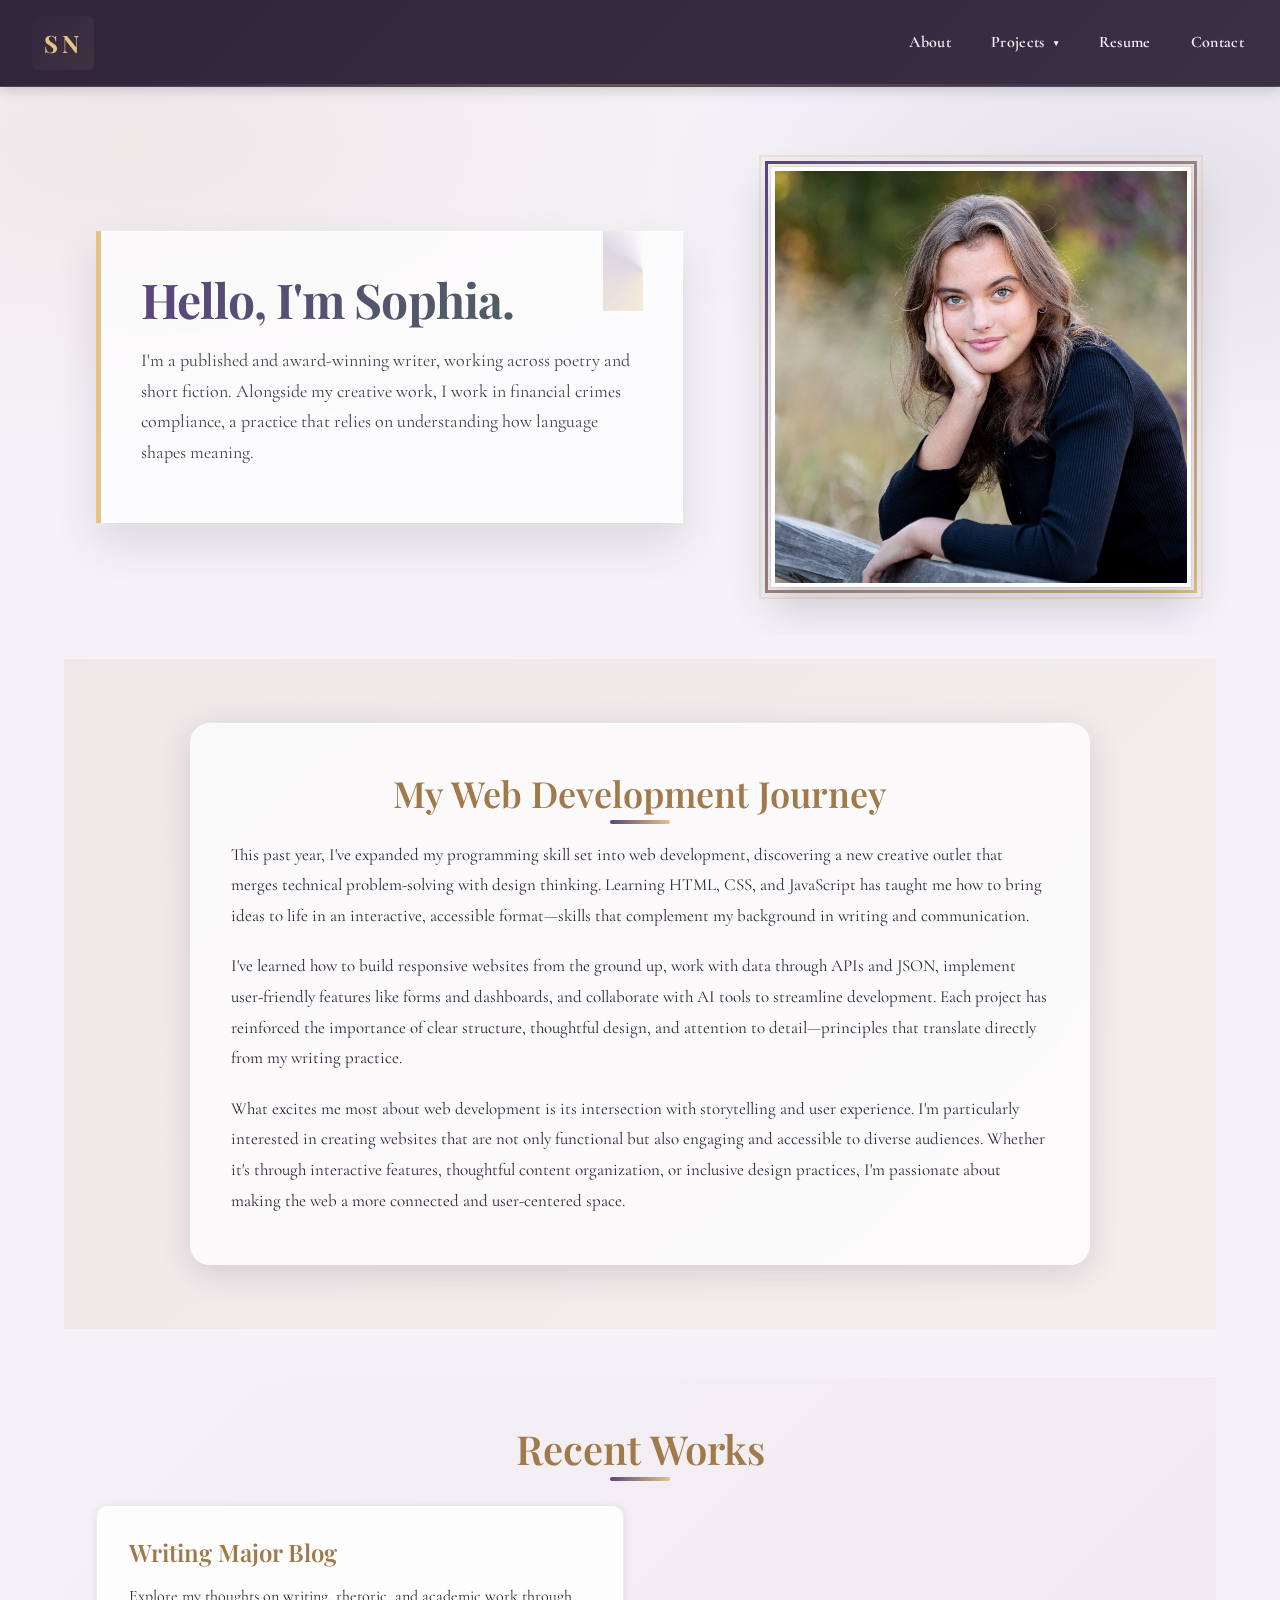
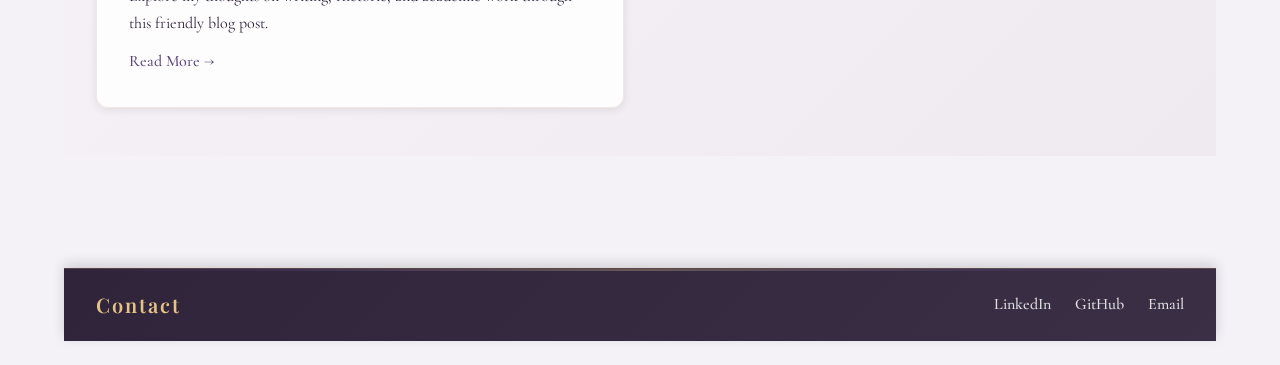
<file: index.html>
<!DOCTYPE html>
<html lang="en">
<head>
    <meta charset="UTF-8">
    <meta name="viewport" content="width=device-width, initial-scale=1.0">
    <title>Document</title>

    <link rel="stylesheet" href="CSS/style.css">

</head>
<body>
   <nav>
    <div class="nav-container">
        <a href="index.html" class="logo">SN</a>
        <div class="nav-links">
            <a href="favorites.html">About</a>
            <div class="nav-dropdown">
                <a href="projects.html">Projects</a>
                <div class="dropdown-menu">
                    <a href="projects.html">My Work</a>
                    <a href="projects/project2-tracker/index.html" target="_blank">Reading Log</a>
                    <a href="projects/project3-dashboard/index.html" target="_blank">Data Dashboard</a>
                    <a href="projects/project4-writing-tool/index.html" target="_blank">Writing Tool</a>
                    <a href="projects/project5-writing-major/index.html">Writing Major Blog</a>
                </div>
            </div>
            <a href="resume.html">Resume</a>
            <a href="#contact">Contact</a>
        </div>
    </div>
    </nav>
   
   <header>
        
        <div class="header_text">
            <h1>Hello, I'm Sophia.</h1>
            <p>I'm a published and award-winning writer, working across poetry and short fiction. Alongside my creative work, I work in financial crimes compliance, a practice that relies on understanding how language shapes meaning. </p>
        </div>

        <div class="header_pic">
            <div class="img-wrapper">
                <img src="images/casual.jpeg" alt="Professional Headshot of Sophia Nelson" />
            </div>
        </div>

   </header>

   <main>
    <section class="web-dev-section">
        <div class="web-dev-content">
            <h2>My Web Development Journey</h2>
            <p>This past year, I've expanded my programming skill set into web development, discovering a new creative outlet that merges technical problem-solving with design thinking. Learning HTML, CSS, and JavaScript has taught me how to bring ideas to life in an interactive, accessible format—skills that complement my background in writing and communication.</p>
            <p>I've learned how to build responsive websites from the ground up, work with data through APIs and JSON, implement user-friendly features like forms and dashboards, and collaborate with AI tools to streamline development. Each project has reinforced the importance of clear structure, thoughtful design, and attention to detail—principles that translate directly from my writing practice.</p>
            <p>What excites me most about web development is its intersection with storytelling and user experience. I'm particularly interested in creating websites that are not only functional but also engaging and accessible to diverse audiences. Whether it's through interactive features, thoughtful content organization, or inclusive design practices, I'm passionate about making the web a more connected and user-centered space.</p>
        </div>
    </section>

   <section class="projects-section" id="current-writing">
    <h2>Recent Works</h2>
    <div class="projects-container">
        <div class="project-card">
            <div class="project-content">
                <h3>Writing Major Blog</h3>
                <p>Explore my thoughts on writing, rhetoric, and academic work through this friendly blog post.</p>
                <a href="projects/project5-writing-major/index.html" class="project-link">Read More →</a>
            </div>
        </div>
    </div>
   </section>


<!--leaving unlinked for now as it is public-->
<footer id="contact">
    <span class="footer-label">Contact</span>
    <p>
        <a href="https://www.linkedin.com/in/sophia-nelson-853819240" target="_blank">LinkedIn</a>
        <a href="https://github.com/snelson22" target="_blank">GitHub</a>
        <a href="mailto:s.nelson22@tcu.edu">Email</a>
    </p>
</footer>

</main>
</body>
</html>
</file>
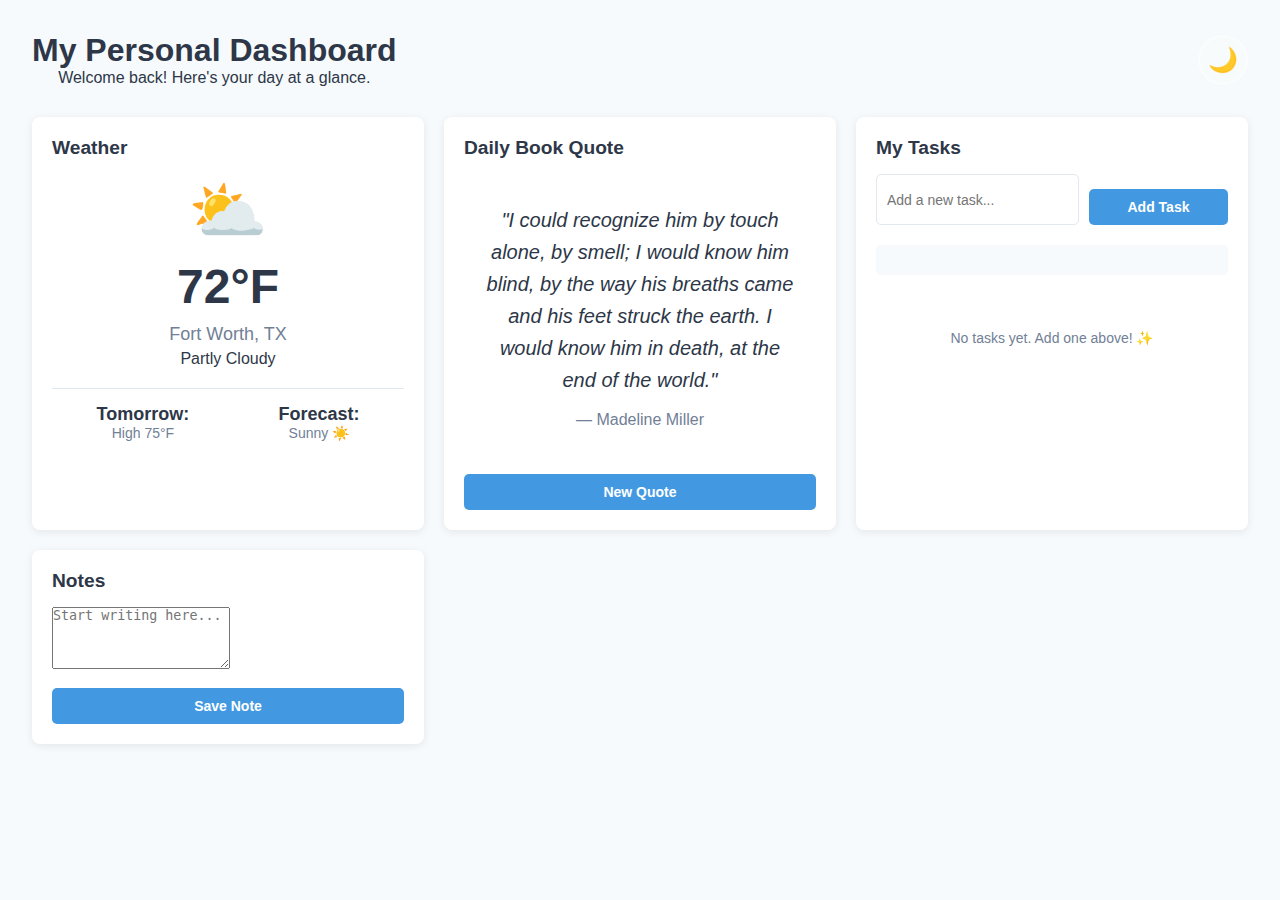
<file: projects/project3-dashboard/index.html>
<!DOCTYPE html>
<html lang="en">
<head>
    <meta charset="UTF-8">
    <meta name="viewport" content="width=device-width, initial-scale=1.0">
    <title>My Personal Dashboard</title>
    <link rel="stylesheet" href="css/style.css">
</head>
<body>
    <div class="dashboard">
        <header class="dashboard-header">
  <div class="header-content">
    <div>
      <h1>My Personal Dashboard</h1>
      <p class="dashboard-subtitle">Welcome back! Here's your day at a glance.</p>
    </div>
    <button id="theme-toggle" class="theme-toggle" aria-label="Toggle dark mode">
      <span class="theme-icon">🌙</span>
    </button>
  </div>
</header>
        <main class="widgets-container">
            <!-- Weather Widget -->
            <div class="widget weather-widget">
    <h2>Weather</h2>
    <div class="weather-current">
        <div class="weather-icon" id="weather-icon">⛅</div>
        <div class="weather-info">
            <div class="weather-temp" id="weather-temp">72°F</div>
            <div class="weather-location" id="weather-location">Fort Worth, TX</div>
            <div class="weather-condition" id="weather-condition">Partly Cloudy</div>
        </div>
    </div>
    <div class="weather-details">
        <div class="weather-detail">
            <strong>Tomorrow:</strong>
            <span id="forecast-high">High 75°F</span>
        </div>
        <div class="weather-detail">
            <strong>Forecast:</strong>
            <span id="forecast-condition">Sunny ☀️</span>
        </div>
    </div>
</div>
            <div class="widget quotes-widget">
            <h2>Daily Book Quote</h2>
            <div id="quotes-display">
             <!-- Quote will appear here -->
            </div>
              <button id="new-quote-btn" class="btn-primary">New Quote</button>
            </div>
            <div class="widget tasks-widget">
            <h2>My Tasks</h2>

            <!-- Add Task Form -->
            <form id="task-form" class="task-form">
             <input
                  type="text"
                    id="task-input"
                    placeholder="Add a new task..."
                    required
                        />
             <button type="submit" class="btn-primary">Add Task</button>
             </form>

              <!-- Task Statistics -->
              <div id="task-stats" class="task-stats">
             <!-- Stats will appear here -->
            </div>

            <!-- Tasks List -->
            <div id="tasks-list" class="tasks-list">
             <!-- Tasks will appear here -->
            </div>
            </div>
            <!-- Notes Widget -->
<div class="widget notes-widget">
    <h2>Notes</h2>
    <form id="note-form">
        <textarea id="note-input" placeholder="Start writing here... " rows="4"></textarea>
        <button type="submit" class="btn btn-primary">Save Note</button>
    </form>
    <div id="notes-list"></div>
</div>
        </main>
    </div>

    <script src="js/app.js"></script>
</body>
</html>
</file>
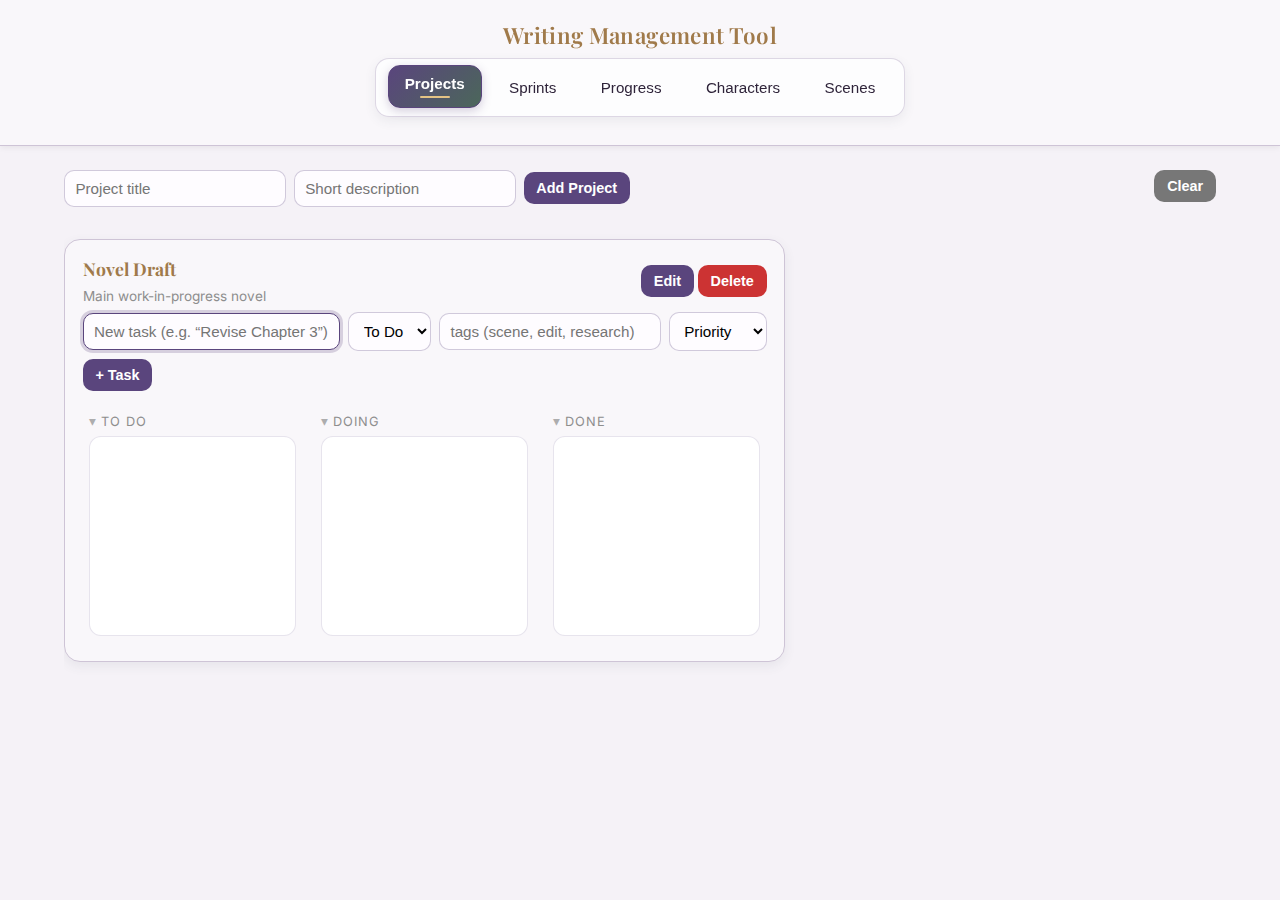
<file: projects/project4-writing-tool/index.html>
<!doctype html>
<html lang="en">
<head>
  <meta charset="utf-8">
  <meta name="viewport" content="width=device-width,initial-scale=1">
  <title>Writing Management Tool</title>
  <link rel="stylesheet" href="css/style.css">
</head>
<body>
  <header class="app-header">
    <div class="header-left">
      <h1>Writing Management Tool</h1>
    </div>
    <nav class="main-nav">
      <button class="nav-btn" data-route="projects">Projects</button>
      <button class="nav-btn" data-route="sprints">Sprints</button>
      <button class="nav-btn" data-route="progress">Progress</button>
      <button class="nav-btn" data-route="characters">Characters</button>
      <button class="nav-btn" data-route="scenes">Scenes</button>
      
    </nav>
  <div class="header-actions">
      
  </div>
  </header>

  <main id="app" class="app-main">
    <div id="views">
      <section id="view-projects" class="view active">
        <div class="projects-controls" style="margin-bottom:1rem;display:flex;gap:1rem;align-items:flex-start;flex-wrap:wrap;">
          <form id="add-card-form" style="display:flex;gap:.5rem;align-items:center;">
            <input id="card-title" placeholder="Project title" required style="padding:.5rem;border-radius:6px;border:1px solid #ddd" />
            <input id="card-desc" placeholder="Short description" style="padding:.5rem;border-radius:6px;border:1px solid #ddd" />
            <button type="submit" class="btn">Add Project</button>
          </form>
          <div style="margin-left:auto;display:flex;gap:.5rem;">
            <button id="clear-board" class="btn" style="background:#777">Clear</button>
          </div>
        </div>

        <div id="boards-container" class="boards-container">
          <!-- Boards will be rendered here -->
        </div>
      </section>
      <section id="view-sprints" class="view">
        <h2>Writing Sprints</h2>
  <div id="sprints-container">
          <div class="sprint-panel">
            <div class="sprint-display">
              <div style="margin-bottom:.5rem">
                <div style="display:flex;gap:.5rem">
                  <select id="sprint-project-select" style="flex:0 0 46%;padding:.4rem;border-radius:6px;border:1px solid #ddd">
                    <option value="">— Select project —</option>
                  </select>
                  <input id="sprint-title" placeholder="Session title (e.g. Chapter 3 edits)" style="flex:1;padding:.5rem;border-radius:6px;border:1px solid #ddd" />
                </div>
              </div>
              <div class="time" id="sprint-time">25:00</div>
              <div id="sprint-mode" class="sprint-mode">Work</div>
              <div class="sprint-progress" aria-hidden="true">
                <div class="sprint-progress-fill" id="sprint-progress-fill" style="width:0%"></div>
              </div>
              <div class="sprint-controls">
                <button id="sprint-start" class="btn">Start</button>
                <button id="sprint-pause" class="btn">Pause</button>
                <button id="sprint-reset" class="btn">Reset</button>
                <button id="sprint-save" class="btn" style="background:#2a8">Save Session</button>
              </div>
            </div>
            <div class="sprint-settings">
              <label>Length (min): <input id="sprint-length" type="number" value="25" min="1" style="width:4rem"/></label>
              <label>Short break (min): <input id="short-break" type="number" value="5" min="1" style="width:4rem"/></label>
              <label>Long break (min): <input id="long-break" type="number" value="15" min="1" style="width:4rem"/></label>
              <label>Target words: <input id="sprint-target" type="number" value="500" min="0" style="width:6rem"/></label>
            </div>
          </div>
          <div class="sprint-editor">
            <h3>Sprint Editor</h3>
            <textarea id="sprint-editor-input" placeholder="Write here during your sprint..." style="width:100%;height:200px;padding:1rem;border-radius:8px;border:1px solid #ddd;resize:vertical"></textarea>
            <div style="display:flex;justify-content:space-between;align-items:center;margin-top:.5rem">
              <div id="sprint-wordcount">Words: 0</div>
              <div style="font-size:.9rem;color:var(--muted)">Autosaved locally</div>
            </div>
          </div>
          <div class="sprint-history">
            <h3>History</h3>
            <ul id="sprint-history-list"></ul>
          </div>
        </div>
      </section>
      <section id="view-progress" class="view">
        <h2>Progress Dashboard</h2>
        <div id="progress-container">
          <div class="progress-panel">
            <div class="progress-summary">
              <h3>Today's Words</h3>
              <div class="progress-number" id="today-words">0</div>
              <div class="progress-bar"><div id="today-progress-fill" class="progress-fill" style="width:0%"></div></div>
              <div style="display:flex;gap:.5rem;align-items:center;margin-top:.5rem">
                <label>Daily goal: <input id="daily-goal" type="number" value="1000" style="width:6rem;margin-left:.25rem"/></label>
                <button id="add-25" class="btn">+25</button>
                <button id="add-100" class="btn">+100</button>
                <button id="add-500" class="btn">+500</button>
              </div>
              <div style="display:flex;gap:.5rem;align-items:center;margin-top:.75rem">
                <div>Total words: <strong id="total-words">0</strong></div>
                <div style="margin-left:auto;">Until goal: <strong id="until-goal">1000</strong></div>
              </div>
              <div style="display:flex;gap:.5rem;align-items:center;margin-top:.5rem">
                <input id="manual-words" type="number" placeholder="manual add" style="width:8rem;padding:.35rem;border-radius:6px;border:1px solid #ddd"/>
                <button id="manual-add-btn" class="btn">Add</button>
              </div>
            </div>
            <div class="progress-history">
              <h3>Recent Sessions</h3>
              <ul id="progress-history-list"></ul>
              <h3 style="margin-top:1rem">Projects</h3>
              <div id="projects-breakdown"></div>
            </div>
          </div>
        </div>
      </section>
      <section id="view-characters" class="view">
        <h2>Characters</h2>
        <div id="characters-container">
          <form id="add-character-form" style="display:flex;gap:.5rem;flex-wrap:wrap;align-items:center;margin-bottom:.75rem">
            <input id="char-name" placeholder="Name" required style="padding:.5rem;border-radius:6px;border:1px solid #ddd" />
            <input id="char-role" placeholder="Role (e.g. Protagonist)" style="padding:.5rem;border-radius:6px;border:1px solid #ddd" />
            <select id="char-project-select" style="padding:.5rem;border-radius:6px;border:1px solid #ddd">
              <option value="">— No project —</option>
            </select>
            <input id="char-notes" placeholder="Notes (arc, traits)" style="padding:.5rem;border-radius:6px;border:1px solid #ddd;flex:1;" />
            <button type="submit" class="btn">Add Character</button>
          </form>
          <div id="characters-list"></div>
        </div>
      </section>
      <section id="view-scenes" class="view">
        <h2>Scenes</h2>
        <div id="scenes-container">
            <form id="add-scene-form" style="display:flex;gap:.5rem;flex-wrap:wrap;align-items:center;margin-bottom:.75rem">
            <input id="scene-title" placeholder="Scene title" required style="padding:.5rem;border-radius:6px;border:1px solid #ddd" />
            <select id="scene-pov" style="padding:.5rem;border-radius:6px;border:1px solid #ddd">
              <option value="">— Select POV —</option>
            </select>
            <select id="scene-status" style="padding:.5rem;border-radius:6px;border:1px solid #ddd">
              <option value="planned">Planned</option>
              <option value="drafted">Drafted</option>
              <option value="revised">Revised</option>
            </select>
            <input id="scene-summary" placeholder="Short summary" style="padding:.5rem;border-radius:6px;border:1px solid #ddd;flex:1;" />
            <button type="submit" class="btn">Add Scene</button>
          </form>
          <div id="scenes-list"></div>
        </div>
      </section>
      
    </div>
  </main>

  <script src="js/app.js"></script>
</body>
</html>
</file>
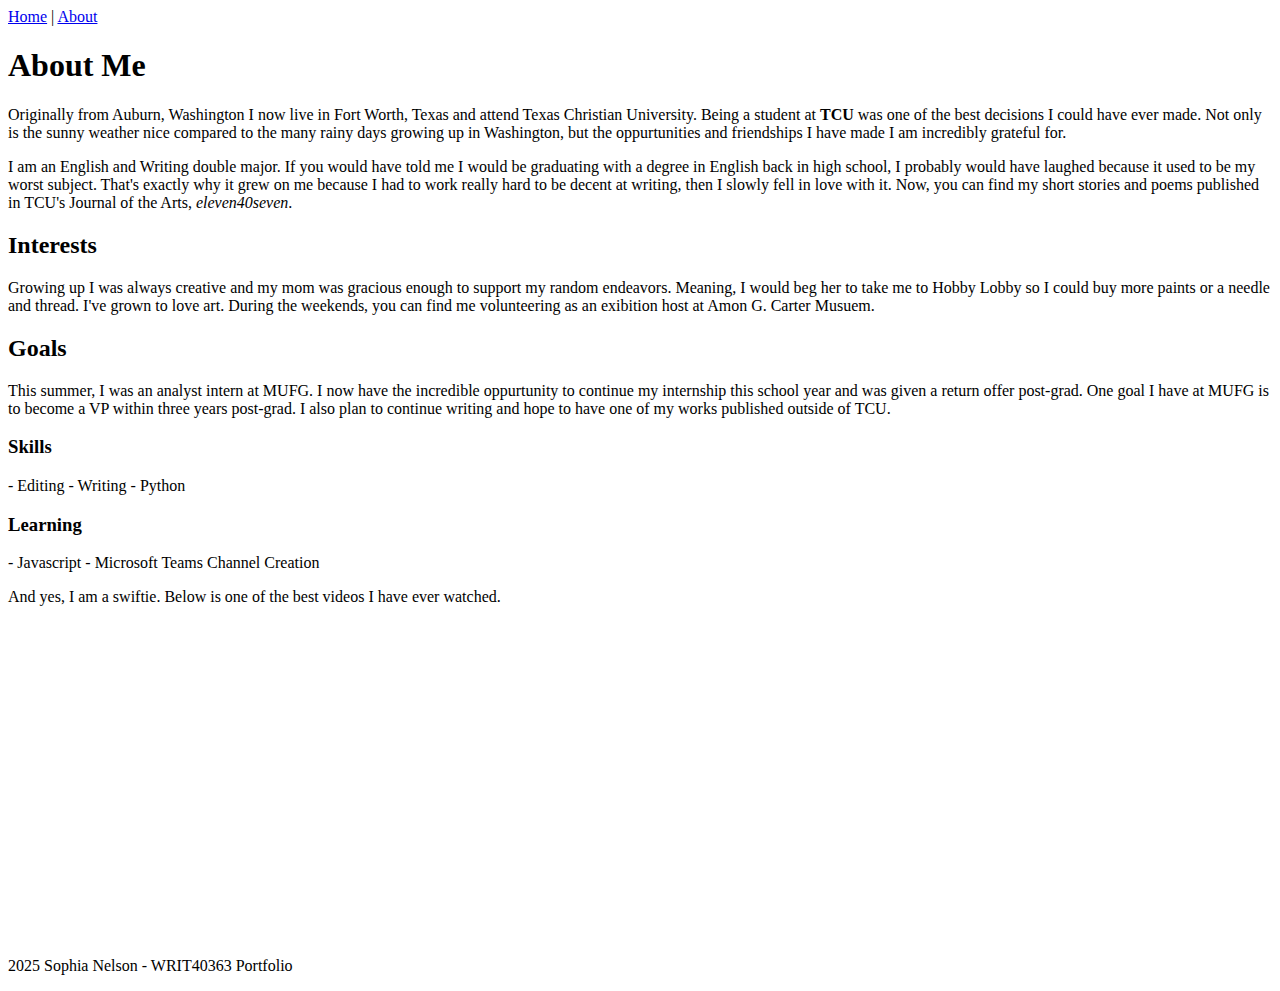
<file: About.html>
<!-- To get the below outline type !+tab -->

<!DOCTYPE html>
<html lang="en">
<head>
    <meta charset="UTF-8">
    <meta name="viewport" content="width=device-width, initial-scale=1.0">
    <title>Document</title>
</head>
<body>

    <header>
    <nav> 
        <a href="Index.html">Home</a> | 
        <a href="About.html">About</a> 
        </nav>
    </header>

    <main>
    
    <section>
    <h1>About Me</h1>

    <!-- command+4+/ is how to write a comment -->

    <!-- Use "Lorem" to generate the random words.
     Below includes bold formatting (can use the word "strong" instead). Below also includes italics. -->

    <p>Originally from Auburn, Washington I now live in Fort Worth, Texas and attend Texas Christian University. Being a student at <strong>TCU</strong> was one of the best decisions I could have ever made. Not only is the sunny weather nice compared to the many rainy days growing up in Washington, but the oppurtunities and friendships I have made I am incredibly grateful for.</p>
    
    <p>I am an English and Writing double major. If you would have told me I would be graduating with a degree in English back in high school, I probably would have laughed because it used to be my worst subject. That's exactly why it grew on me because I had to work really hard to be decent at writing, then I slowly fell in love with it. Now, you can find my short stories and poems published in TCU's Journal of the Arts, <em>eleven40seven</em>.</p>

    </section>

    <section>
    <h2>Interests</h2>

    <p>Growing up I was always creative and my mom was gracious enough to support my random endeavors. Meaning, I would beg her to take me to Hobby Lobby so I could buy more paints or a needle and thread. I've grown to love art. During the weekends, you can find me volunteering as an exibition host at Amon G. Carter Musuem.</p>
    </section>

    <section>
    <h2>Goals</h2>

    <p>This summer, I was an analyst intern at MUFG. I now have the incredible oppurtunity to continue my internship this school year and was given a return offer post-grad. One goal I have at MUFG is to become a VP within three years post-grad. I also plan to continue writing and hope to have one of my works published outside of TCU.</p>
    </section>

    <section>
    <h3>Skills</h3>
    <p> - Editing 
        - Writing
        - Python</p>
    </section>

    <section>
    <h3>Learning</h3>
    <p> - Javascript
        - Microsoft Teams Channel Creation</p>
    </section>

    <section>
    <p>And yes, I am a swiftie. Below is one of the best videos I have ever watched.</p>

    <iframe width="560" height="315" src="https://www.youtube-nocookie.com/embed/M2lX9XESvDE?si=Y__6oI7IC0DX76Kw&amp;start=1" title="YouTube video player" frameborder="0" allow="accelerometer; autoplay; clipboard-write; encrypted-media; gyroscope; picture-in-picture; web-share" referrerpolicy="strict-origin-when-cross-origin" allowfullscreen></iframe>
    </section>

    </main>

    <footer>
    <p>2025 Sophia Nelson - WRIT40363 Portfolio</p> 
    </footer>

</body>
</html>
</file>
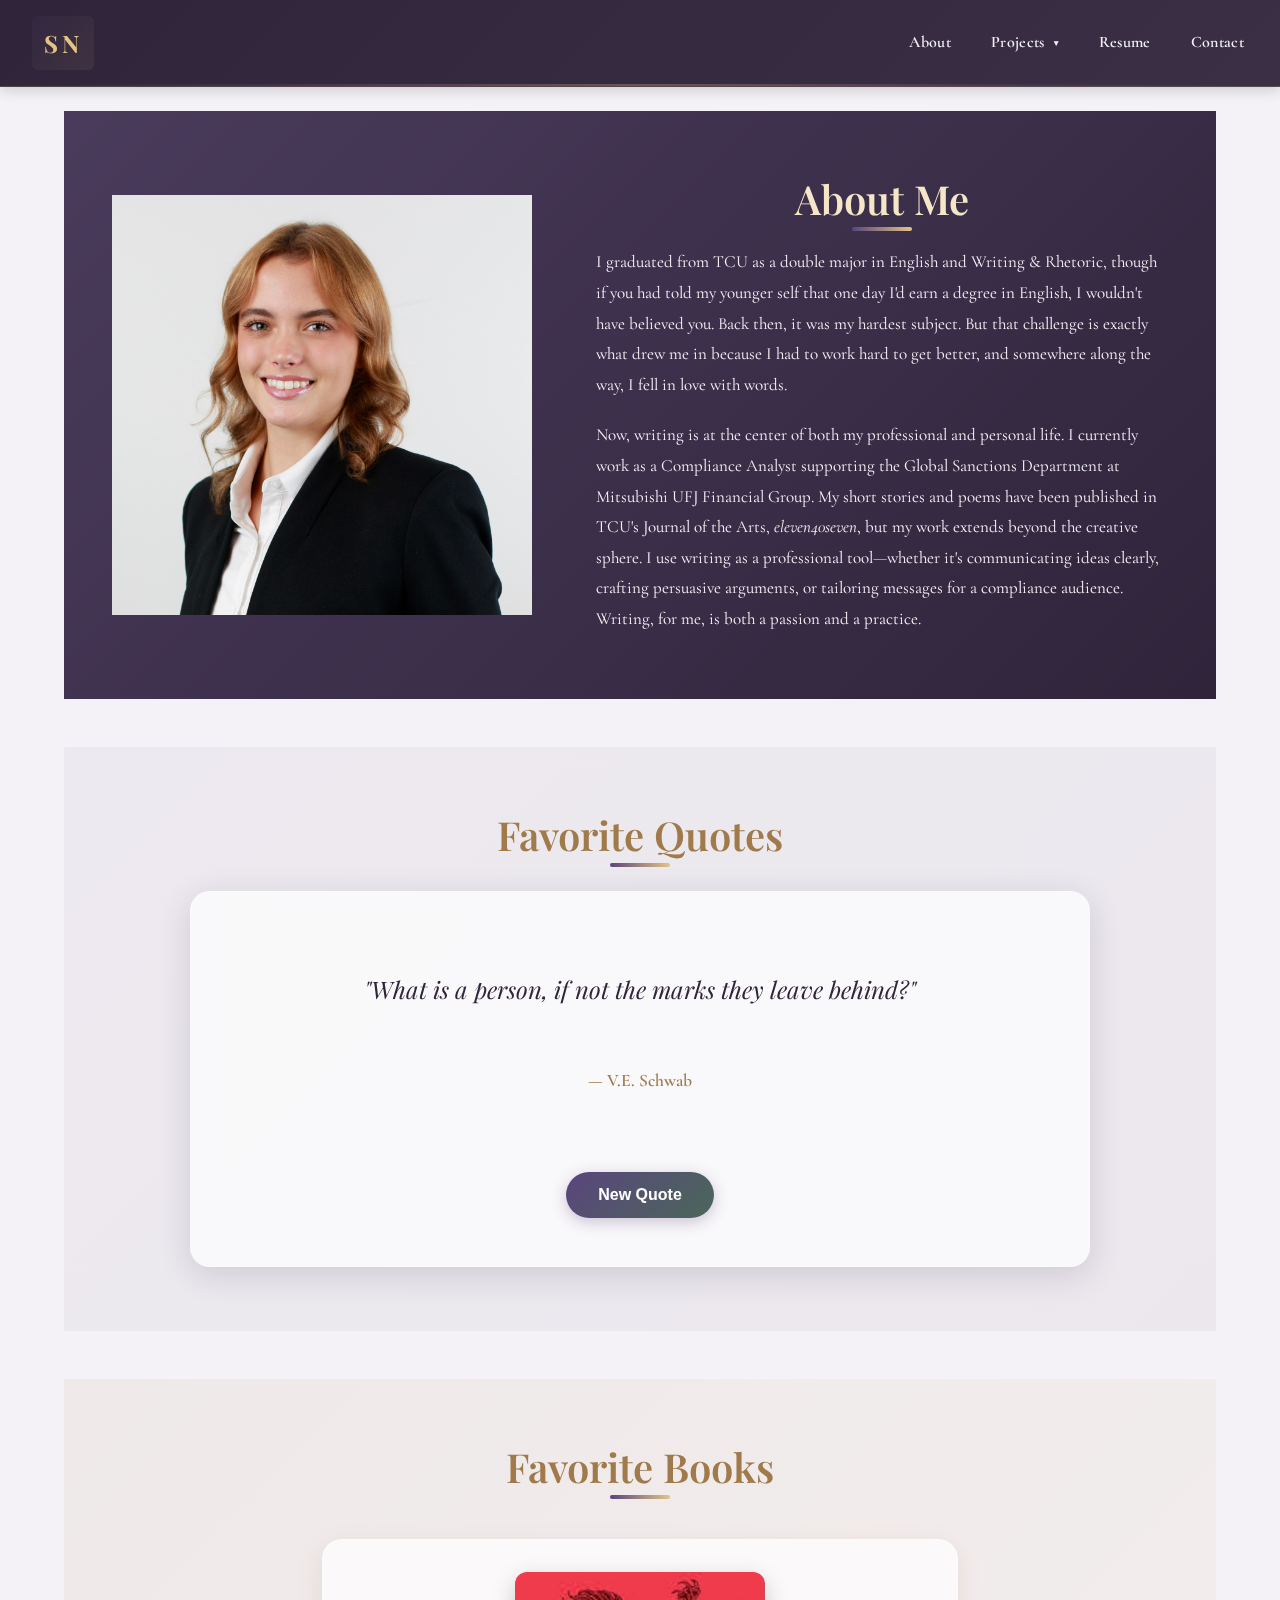
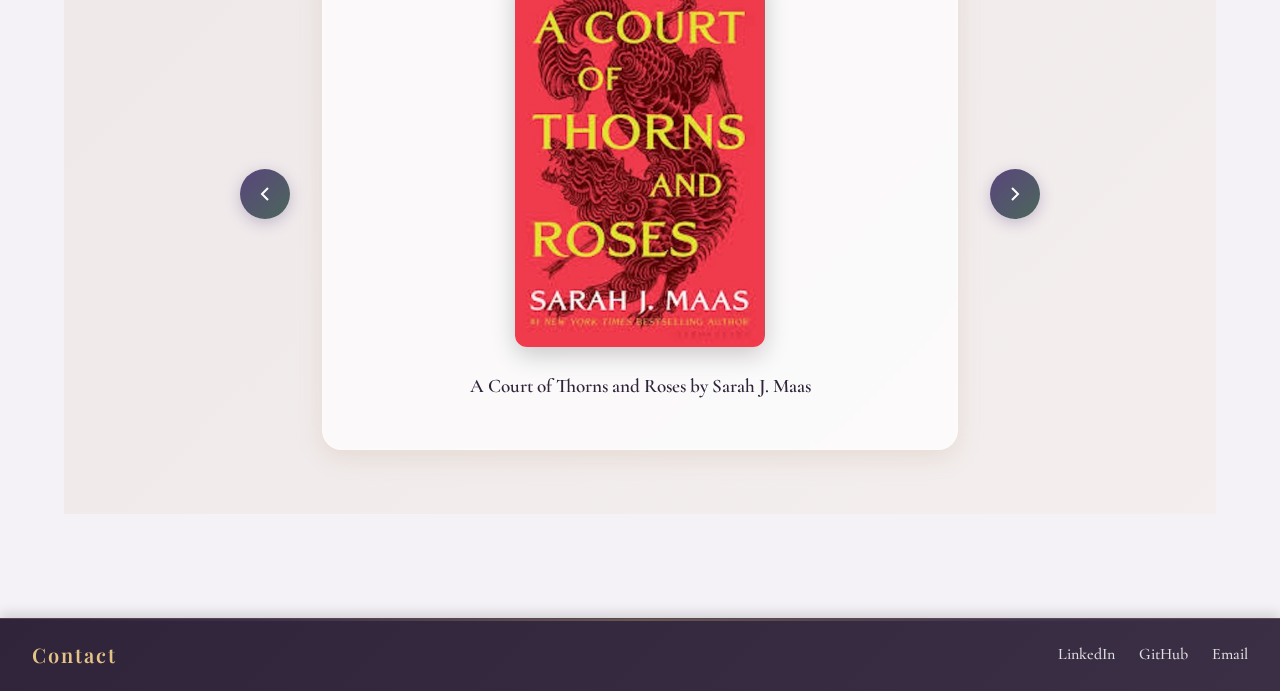
<file: favorites.html>
<!DOCTYPE html>
<html lang="en">
<head>
    <meta charset="UTF-8">
    <meta name="viewport" content="width=device-width, initial-scale=1.0">
    <title>My Favorites - Sophia Nelson</title>

    <link rel="stylesheet" href="CSS/style.css">

</head>
<body>
   <nav>
    <div class="nav-container">
        <a href="index.html" class="logo">SN</a>
        <div class="nav-links">
            <a href="favorites.html">About</a>
            <div class="nav-dropdown">
                <a href="projects.html">Projects</a>
                <div class="dropdown-menu">
                    <a href="projects.html">My Work</a>
                    <a href="projects/project2-tracker/index.html" target="_blank">Reading Log</a>
                    <a href="projects/project3-dashboard/index.html" target="_blank">Data Dashboard</a>
                    <a href="projects/project4-writing-tool/index.html" target="_blank">Writing Tool</a>
                    <a href="projects/project5-writing-major/index.html">Writing Major Blog</a>
                </div>
            </div>
            <a href="resume.html">Resume</a>
            <a href="index.html#contact">Contact</a>
        </div>
    </div>
    </nav>
   
   <main>
 <section class= "about-section" id="about">
        <div class="about-image">
            <img src="images/headshot.jpg" alt="Headshot of Sophia Nelson" />
        </div>
        
        <div class="about-text">
            <h2>About Me</h2>
            <p>I graduated from TCU as a double major in English and Writing & Rhetoric, though if you had told my younger self that one day I'd earn a degree in English, I wouldn't have believed you. Back then, it was my hardest subject. But that challenge is exactly what drew me in because I had to work hard to get better, and somewhere along the way, I fell in love with words.</p>
            <p>Now, writing is at the center of both my professional and personal life. I currently work as a Compliance Analyst supporting the Global Sanctions Department at Mitsubishi UFJ Financial Group. My short stories and poems have been published in TCU's Journal of the Arts, <i>eleven40seven</i>, but my work extends beyond the creative sphere. I use writing as a professional tool—whether it's communicating ideas clearly, crafting persuasive arguments, or tailoring messages for a compliance audience. Writing, for me, is both a passion and a practice.</p>
        </div>
    </section>

<!-- Favorite Quotes Section -->
<section class="favorites-quotes-section" id="quotes">
    <h2>Favorite Quotes</h2>
    <div class="quote-container">
        <div class="quote-display">
            <p class="quote-text" id="quoteText">Loading...</p>
            <p class="quote-author" id="quoteAuthor"></p>
        </div>
        <button class="new-quote-btn" id="newQuoteBtn">New Quote</button>
    </div>
</section>

<!-- Favorite Books Section -->
<section class="favorites-books-section" id="books">
    <h2>Favorite Books</h2>
    <div class="book-carousel">
        <button class="carousel-btn prev-btn" id="prevBtn">
            <svg width="24" height="24" viewBox="0 0 24 24" fill="none" stroke="currentColor" stroke-width="2">
                <polyline points="15 18 9 12 15 6"></polyline>
            </svg>
        </button>
        <div class="book-display">
            <img src="images/book1.jpg" alt="Book Cover" id="bookImage" class="book-cover">
            <p class="book-title" id="bookTitle">Book Title</p>
        </div>
        <button class="carousel-btn next-btn" id="nextBtn">
            <svg width="24" height="24" viewBox="0 0 24 24" fill="none" stroke="currentColor" stroke-width="2">
                <polyline points="9 18 15 12 9 6"></polyline>
            </svg>
        </button>
    </div>
</section>


</main>

<!--leaving unlinked for now as it is public-->
<footer id="contact">
    <span class="footer-label">Contact</span>
    <p>
        <a href="https://www.linkedin.com/in/sophia-nelson-853819240" target="_blank">LinkedIn</a>
        <a href="https://github.com/snelson22" target="_blank">GitHub</a>
        <a href="mailto:s.nelson22@tcu.edu">Email</a>
    </p>
</footer>

<script src="js/favorites.js"></script>
</body>
</html>
</file>
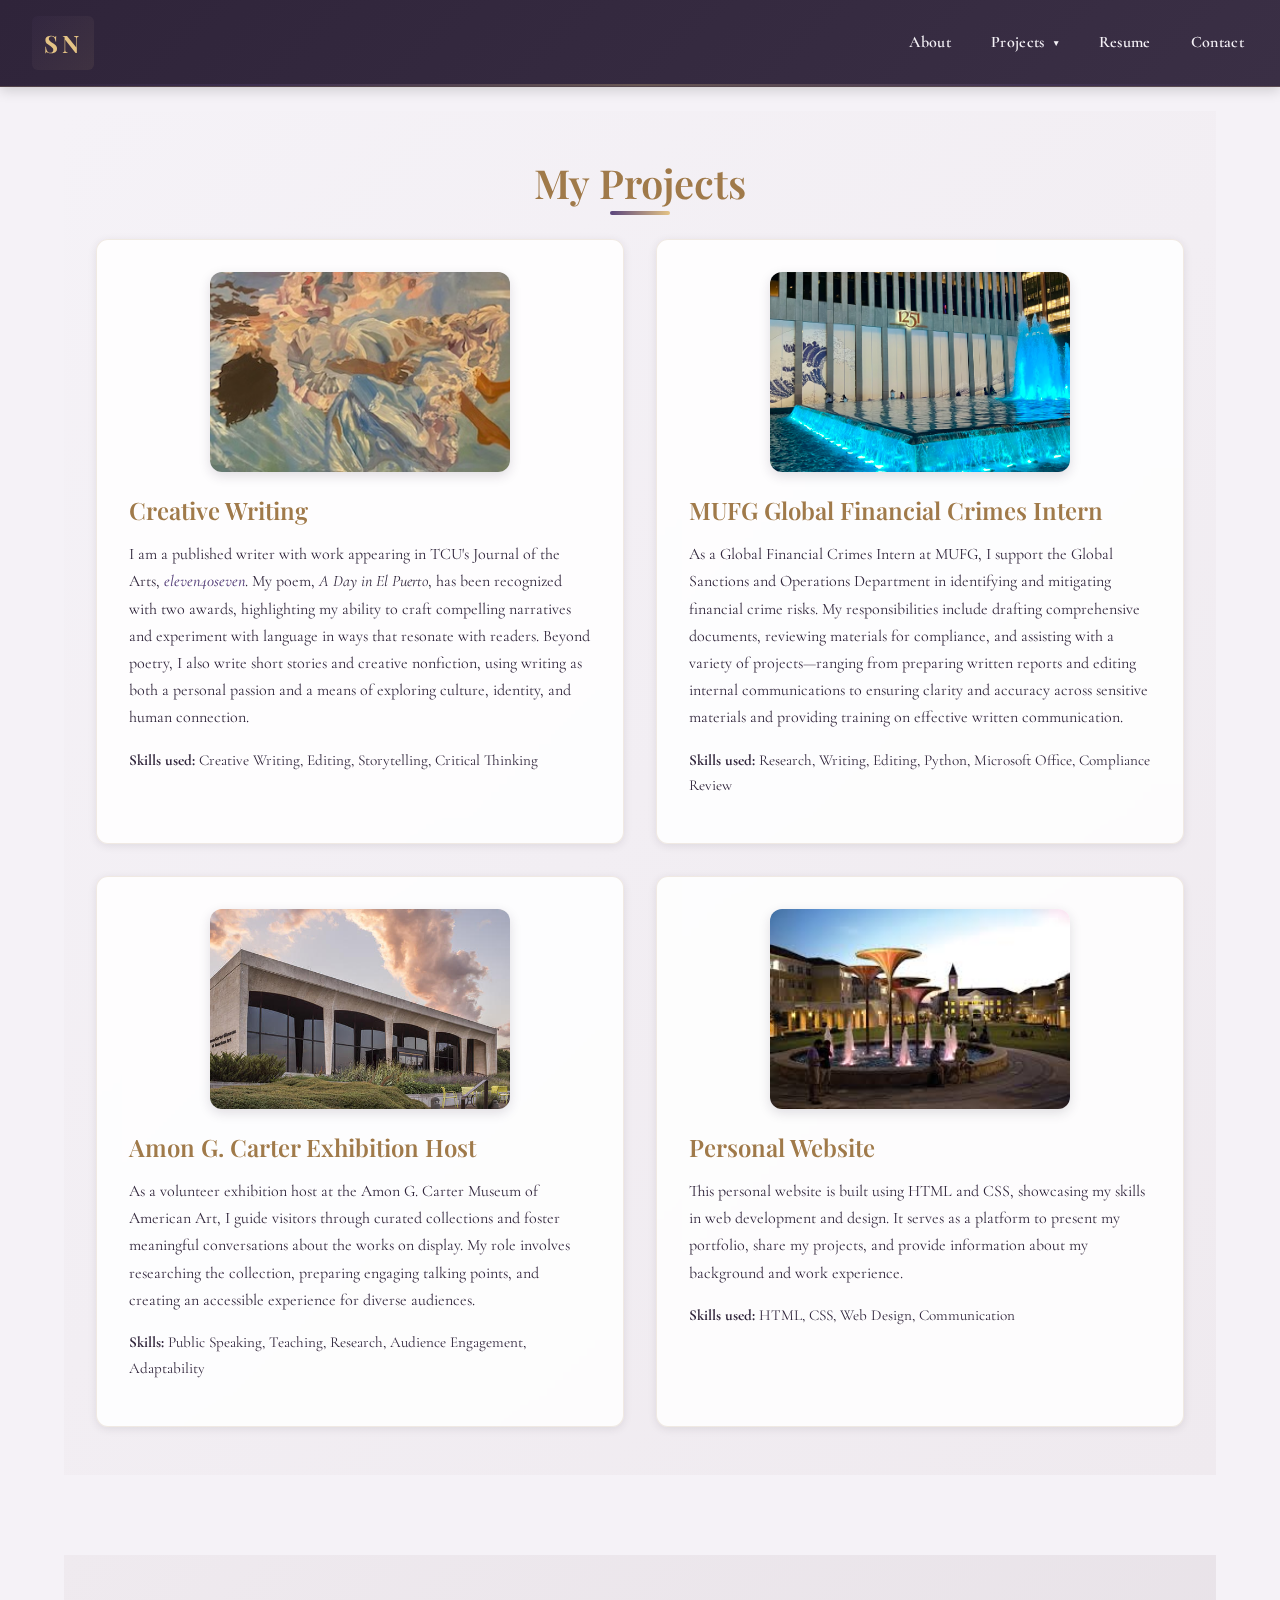
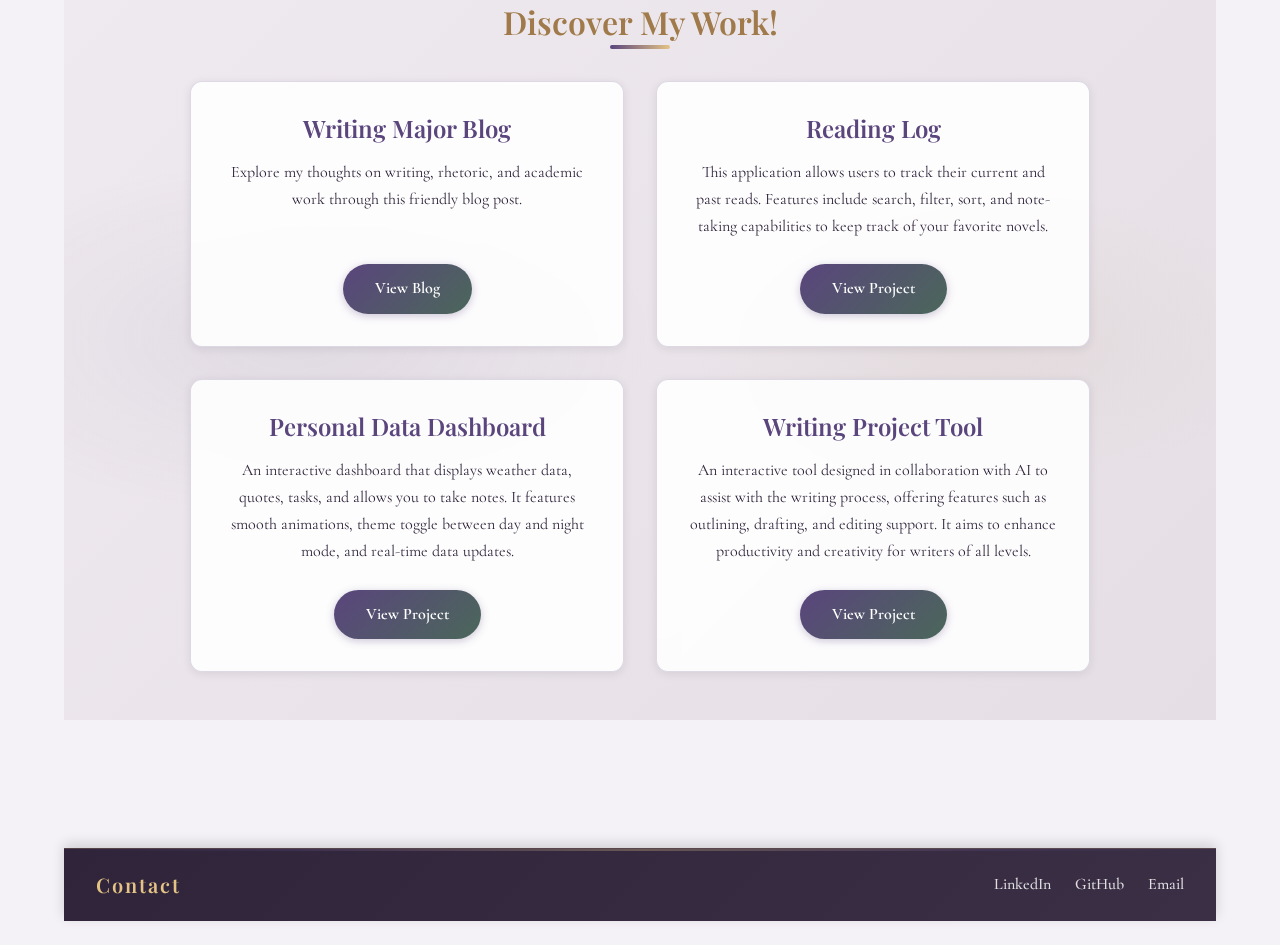
<file: projects.html>
<!DOCTYPE html>
<html lang="en">
<head>
    <meta charset="UTF-8">
    <meta name="viewport" content="width=device-width, initial-scale=1.0">
    <title>Projects - Sophia Nelson</title>

    <link rel="stylesheet" href="CSS/style.css">

</head>
<body>
   <nav>
    <div class="nav-container">
        <a href="index.html" class="logo">SN</a>
        <div class="nav-links">
            <a href="favorites.html">About</a>
            <div class="nav-dropdown">
                <a href="projects.html">Projects</a>
                <div class="dropdown-menu">
                    <a href="projects.html">My Work</a>
                    <a href="projects/project2-tracker/index.html" target="_blank">Reading Log</a>
                    <a href="projects/project3-dashboard/index.html" target="_blank">Data Dashboard</a>
                    <a href="projects/project4-writing-tool/index.html" target="_blank">Writing Tool</a>
                    <a href="projects/project5-writing-major/index.html">Writing Major Blog</a>
                </div>
            </div>
            <a href="resume.html">Resume</a>
            <a href="index.html#contact">Contact</a>
        </div>
    </div>
    </nav>
   
   <main>

<section class="projects-section" id="projects">
    <h2>My Projects</h2>
    <div class="projects-container">
        <article class="project-card">
            <div class="project-content">
                 <img src="images/writing.jpg" alt="Image of eleven40seven Spring 2025 Cover" />
                <h3>Creative Writing</h3>
                <p>I am a published writer with work appearing in TCU's Journal of the Arts, <a href="https://1147.tcu.edu/wp-content/uploads/2025/04/1147_SPRING25-Fixed-Final.pdf" target="_blank"><i>eleven40seven</i></a>. My poem, <i>A Day in El Puerto</i>, has been recognized with two awards, highlighting my ability to craft compelling narratives and experiment with language in ways that resonate with readers. Beyond poetry, I also write short stories and creative nonfiction, using writing as both a personal passion and a means of exploring culture, identity, and human connection.</p>
                <p><strong>Skills used:</strong> Creative Writing, Editing, Storytelling, Critical Thinking</p>
            </div>
        </article>
        
        <article class="project-card">
            <div class="project-content">
                <img src="images/mufg.jpeg" alt="Image of MUFG NY office 1250 at night." />
                <h3>MUFG Global Financial Crimes Intern</h3>
                <p>As a Global Financial Crimes Intern at MUFG, I support the Global Sanctions and Operations Department in identifying and mitigating financial crime risks. My responsibilities include drafting comprehensive documents, reviewing materials for compliance, and assisting with a variety of projects—ranging from preparing written reports and editing internal communications to ensuring clarity and accuracy across sensitive materials and providing training on effective written communication.</p>
                <p><strong>Skills used:</strong> Research, Writing, Editing, Python, Microsoft Office, Compliance Review</p>
            </div>
        </article>
        
        <article class="project-card">
            <div class="project-content">
                <img src="images/amon.jpg" alt="Image of Amon G. Carter Museum in Fort Worth, TX." />
                <h3>Amon G. Carter Exhibition Host</h3>
                <p>As a volunteer exhibition host at the Amon G. Carter Museum of American Art, I guide visitors through curated collections and foster meaningful conversations about the works on display. My role involves researching the collection, preparing engaging talking points, and creating an accessible experience for diverse audiences. </p>
                <p><strong>Skills:</strong> Public Speaking, Teaching, Research, Audience Engagement, Adaptability</p>
       
            </div>
        </article>

        <article class="project-card">
            <div class="project-content">
                <img src="images/tcu.jpeg" alt="Image of Frog Fountain during the sunset at TCU." />
                <h3>Personal Website</h3>
                <p>This personal website is built using HTML and CSS, showcasing my skills in web development and design. It serves as a platform to present my portfolio, share my projects, and provide information about my background and work experience. </p>
                <p><strong>Skills used:</strong> HTML, CSS, Web Design, Communication</p>
            </div>
        </article>
    </div>

</section>

<!-- Projects Showcase Widget -->
<section class="projects-widget-section">
    <h2>Discover My Work!</h2>
    <div class="projects-widget-container">
        <div class="project-widget-card">
            <h3>Writing Major Blog</h3>
            <p>Explore my thoughts on writing, rhetoric, and academic work through this friendly blog post.</p>
            <a href="projects/project5-writing-major/index.html" class="widget-btn">View Blog</a>
        </div>

        <div class="project-widget-card">
            <h3>Reading Log</h3>
            <p>This application allows users to track their current and past reads. Features include search, filter, sort, and note-taking capabilities to keep track of your favorite novels.</p>
            <a href="projects/project2-tracker/index.html" class="widget-btn" target="_blank">View Project</a>
        </div>
        
        <div class="project-widget-card">
            <h3>Personal Data Dashboard</h3>
            <p>An interactive dashboard that displays weather data, quotes, tasks, and allows you to take notes. It features smooth animations, theme toggle between day and night mode, and real-time data updates.</p>
            <a href="projects/project3-dashboard/index.html" class="widget-btn" target="_blank">View Project</a>
        </div>

        <div class="project-widget-card">
            <h3>Writing Project Tool</h3>
            <p>An interactive tool designed in collaboration with AI to assist with the writing process, offering features such as outlining, drafting, and editing support. It aims to enhance productivity and creativity for writers of all levels.</p>
            <a href="projects/project4-writing-tool/index.html" class="widget-btn" target="_blank">View Project</a>
        </div>
    </div>
</section>

<!--leaving unlinked for now as it is public-->
<footer id="contact">
    <span class="footer-label">Contact</span>
    <p>
        <a href="https://www.linkedin.com/in/sophia-nelson-853819240" target="_blank">LinkedIn</a>
        <a href="https://github.com/snelson22" target="_blank">GitHub</a>
        <a href="mailto:s.nelson22@tcu.edu">Email</a>
    </p>
</footer>

</main>
</body>
</html>
</file>
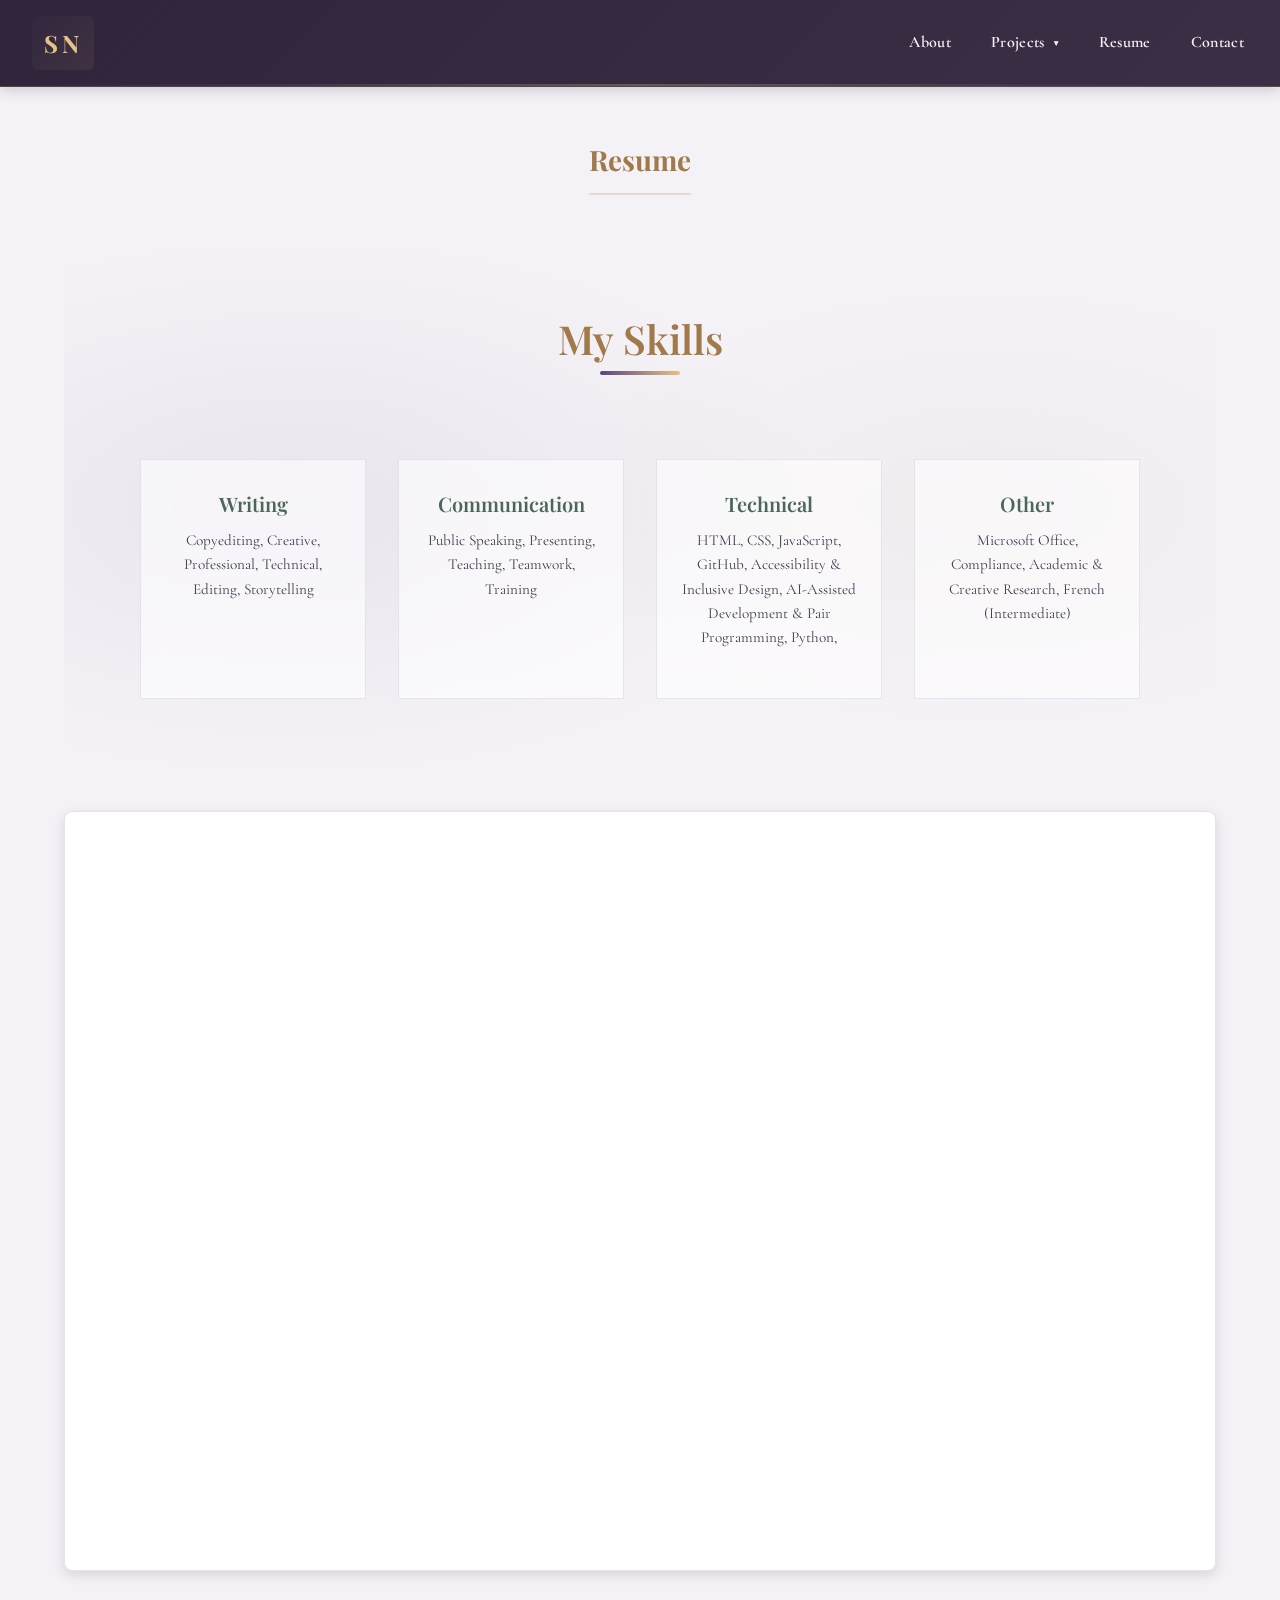
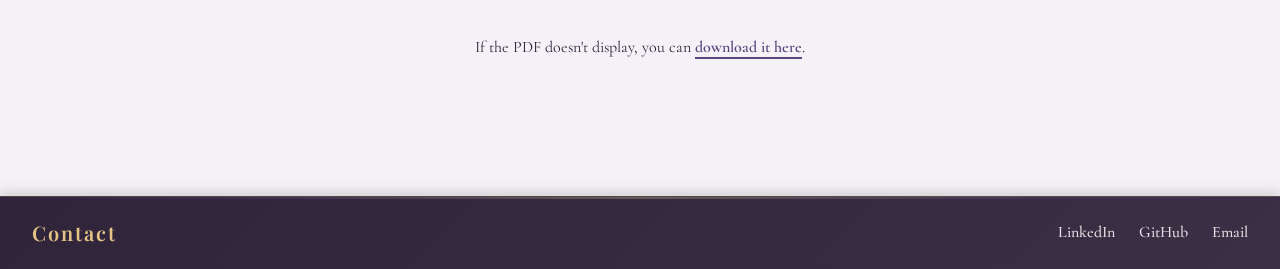
<file: resume.html>
<!DOCTYPE html>
<html lang="en">
<head>
    <meta charset="UTF-8">
    <meta name="viewport" content="width=device-width, initial-scale=1.0">
    <title>Resume - Sophia Nelson</title>

    <link rel="stylesheet" href="CSS/style.css">

</head>
<body>
   <nav>
    <div class="nav-container">
        <a href="index.html" class="logo">SN</a>
        <div class="nav-links">
            <a href="favorites.html">About</a>
            <div class="nav-dropdown">
                <a href="projects.html">Projects</a>
                <div class="dropdown-menu">
                    <a href="projects.html">My Work</a>
                    <a href="projects/project2-tracker/index.html" target="_blank">Reading Log</a>
                    <a href="projects/project3-dashboard/index.html" target="_blank">Data Dashboard</a>
                    <a href="projects/project4-writing-tool/index.html" target="_blank">Writing Tool</a>
                    <a href="projects/project5-writing-major/index.html">Writing Major Blog</a>
                </div>
            </div>
            <a href="resume.html">Resume</a>
            <a href="index.html#contact">Contact</a>
        </div>
    </div>
    </nav>
   
   <main>

<section class="resume-header">
    <h1>Resume</h1>
</section>

<!-- Add Skills Section Here -->
<section class="skills-section" id="skills">
    <h2>My Skills</h2>
    <div class="skills-container">
        <div class="skill-card">
            <h3>Writing</h3>
            <p>Copyediting, Creative, Professional, Technical, Editing, Storytelling</p>
        </div>
        <div class="skill-card">
            <h3>Communication</h3>
            <p>Public Speaking, Presenting, Teaching, Teamwork, Training</p>
        </div>
        <div class="skill-card">
            <h3>Technical</h3>
            <p>HTML, CSS, JavaScript, GitHub, Accessibility & Inclusive Design, AI-Assisted Development & Pair Programming, Python, </p>
        </div>
        <div class="skill-card">
            <h3>Other</h3>
            <p>Microsoft Office, Compliance, Academic & Creative Research, French (Intermediate)</p>
        </div>
    </div>
</section>

    <div class="resume-viewer">
        <iframe src="resume/Sophia_Nelson_Resume.pdf#toolbar=0" title="Resume PDF Viewer"></iframe>
    </div>

    <div class="resume-fallback">
        <p>If the PDF doesn't display, you can <a href="resume/Sophia_Nelson_Resume.pdf" download>download it here</a>.</p>
    </div>
</section>

</main>

<!--leaving unlinked for now as it is public-->
<footer id="contact">
    <span class="footer-label">Contact</span>
    <p>
        <a href="https://www.linkedin.com/in/sophia-nelson-853819240" target="_blank">LinkedIn</a>
        <a href="https://github.com/snelson22" target="_blank">GitHub</a>
        <a href="mailto:s.nelson22@tcu.edu">Email</a>
    </p>
</footer>

</body>
</html>
</file>
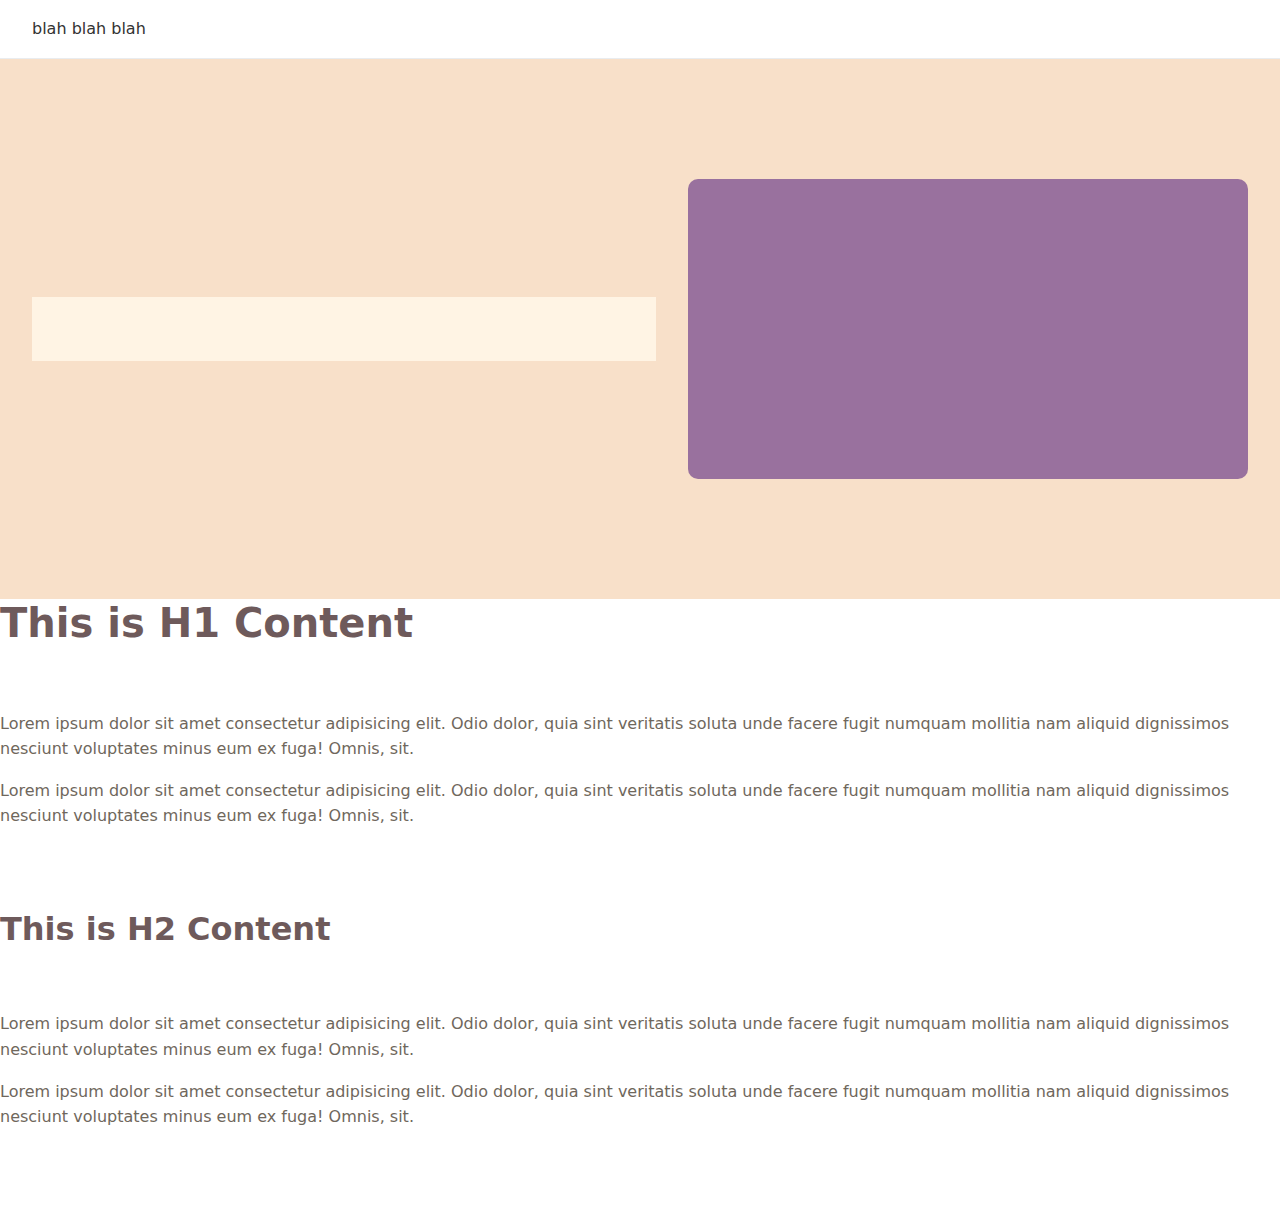
<file: sandbox/practice.html>
<!DOCTYPE html>
<html lang="en">
<head>
    <meta charset="UTF-8">
    <meta name="viewport" content="width=device-width, initial-scale=1.0">
    <title>Document</title>

    <link rel="stylesheet" href="sandbox_css/practice.css">


</head>
<body>
   <nav> blah blah blah </nav> 
   
   <header>
        
        <div class="header_text"></div>

        <div class="header_pic"></div>






   </header>

   <h1>This is H1 Content</h1>

   <section>
        <p>
            Lorem ipsum dolor sit amet consectetur adipisicing elit. Odio dolor, quia sint veritatis soluta unde facere fugit numquam mollitia nam aliquid dignissimos nesciunt voluptates minus eum ex fuga! Omnis, sit.
        </p>

        <p>
            Lorem ipsum dolor sit amet consectetur adipisicing elit. Odio dolor, quia sint veritatis soluta unde facere fugit numquam mollitia nam aliquid dignissimos nesciunt voluptates minus eum ex fuga! Omnis, sit.
        </p>
   </section>

    <h2>This is H2 Content</h2>

   <section>
        <p>
            Lorem ipsum dolor sit amet consectetur adipisicing elit. Odio dolor, quia sint veritatis soluta unde facere fugit numquam mollitia nam aliquid dignissimos nesciunt voluptates minus eum ex fuga! Omnis, sit.
        </p>
        
        <p>
            Lorem ipsum dolor sit amet consectetur adipisicing elit. Odio dolor, quia sint veritatis soluta unde facere fugit numquam mollitia nam aliquid dignissimos nesciunt voluptates minus eum ex fuga! Omnis, sit.
        </p>
   </section>



</body>
</html>
</file>
<file: projects/project3-dashboard/css/style.css>
/* ===================================
   CSS CUSTOM PROPERTIES (VARIABLES)
   =================================== */

:root {
  /* Color Palette */
  --color-primary: #667eea;
  --color-secondary: #764ba2;
  --color-accent: #4299e1;

  /* Backgrounds */
  --color-bg-light: #f7fafc;
  --color-bg-white: #ffffff;

  /* Text Colors */
  --color-text-dark: #2d3748;
  --color-text-muted: #718096;

  /* UI Elements */
  --color-border: #e2e8f0;
  --color-error: #e53e3e;
  --color-error-bg: #fff5f5;
  --color-error-border: #fc8181;

  /* Shadows */
  --shadow-sm: 0 2px 8px rgba(0, 0, 0, 0.08);
  --shadow-md: 0 4px 12px rgba(0, 0, 0, 0.12);
  --shadow-lg: 0 10px 24px rgba(0, 0, 0, 0.15);

  /* Spacing */
  --space-sm: 12px;
  --space-md: 20px;
  --space-lg: 32px;

  /* Typography */
  --font-size-sm: 14px;
  --font-size-base: 16px;
  --font-size-lg: 18px;
  --font-size-xl: 20px;
  --font-size-2xl: 24px;
  --font-size-3xl: 32px;
}
/* Dark Theme - Override Variables */
body.theme-dark {
  /* Backgrounds */
  --color-bg-light: #1a202c;
  --color-bg-white: #2d3748;

  /* Text Colors */
  --color-text-dark: #f7fafc;
  --color-text-muted: #cbd5e0;

  /* UI Elements */
  --color-border: #4a5568;

  /* Accent Colors (lighter in dark mode) */
  --color-accent: #63b3ed;

  /* Shadows (darker in dark mode) */
  --shadow-sm: 0 2px 8px rgba(0, 0, 0, 0.3);
  --shadow-md: 0 4px 12px rgba(0, 0, 0, 0.4);
  --shadow-lg: 0 10px 24px rgba(0, 0, 0, 0.5);

  /* Error Colors (adjusted for dark mode) */
  --color-error-bg: #742a2a;

  /* Header Gradient (different colors for dark mode) */
  --color-primary: #4a5568;
  --color-secondary: #2d3748;
}
/* ===================================
   GLOBAL STYLES
   =================================== */

* {
  margin: 0;
  padding: 0;
  box-sizing: border-box;
}

body {
  margin: 0;
  padding: var(--space-lg);
  font-family: -apple-system, BlinkMacSystemFont, 'Segoe UI', Roboto, sans-serif;
  background: var(--color-bg-light);
  color: var(--color-text-dark);
}

@media (max-width: 768px) {
  .dashboard {
    grid-template-columns: 1fr;
    padding: var(--space-md);
  }
}

header {
  text-align: center;
  margin-bottom: 30px;
}

header h1 {
  color: var(--color-text-dark);
}

/* ===================================
   WIDGETS LAYOUT
   =================================== */

.widgets-container {
  display: grid;
  grid-template-columns: repeat(auto-fit, minmax(300px, 1fr));
  gap: 20px;
}

.widget {
  background: var(--color-bg-white);
  padding: var(--space-md);
  border-radius: 8px;
  box-shadow: var(--shadow-sm);
}

.widget h2 {
  margin-bottom: 15px;
  color: var(--color-text-dark);
  font-size: 1.2em;
}

/* ===================================
   WEATHER WIDGET
   =================================== */

.weather-current {
  text-align: center;
  margin-bottom: 20px;
}

.weather-icon {
  font-size: 64px;
  margin-bottom: 10px;
  color: var(--color-primary);
}

.weather-temp {
  font-size: 48px;
  font-weight: bold;
  color: var(--color-text-dark);
  margin: 10px 0;
}

.weather-location {
  font-size: 18px;
  color: var(--color-text-muted);
  margin: 5px 0;
}

.weather-condition {
  font-size: 16px;
  color: var(--color-text-dark);
  font-weight: 500;
}

.weather-details {
  display: flex;
  justify-content: space-around;
  padding-top: 15px;
  border-top: 1px solid var(--color-border);
  margin-top: 15px;
}

.weather-detail {
  text-align: center;
}

.weather-detail span {
  display: block;
  font-size: 14px;
  color: var(--color-text-muted);
  margin-bottom: 5px;
}

.weather-detail strong {
  font-size: 18px;
  color: var(--color-text-dark);
}

/* ===================================
   ERROR MESSAGE
   =================================== */

.error-message {
  text-align: center;
  padding: 20px;
}

.error-icon {
  font-size: 48px;
  margin-bottom: 10px;
  color: var(--color-error);
}

.error-message p {
  color: var(--color-error);
  font-size: 16px;
  margin: 5px 0;
}

.error-hint {
  color: var(--color-text-muted);
  font-size: 14px !important;
}

/* ===================================
   QUOTES WIDGET
   =================================== */

.quotes-widget {
  background: var(--color-bg-white);
  padding: 20px;
  border-radius: 8px;
  box-shadow: var(--shadow-sm);
}

.quote-card {
  text-align: center;
  padding: 30px 20px;
  min-height: 150px;
  display: flex;
  flex-direction: column;
  justify-content: center;
  align-items: center;
  animation: fadeIn 0.5s ease;
}

.quote-text {
  font-size: 20px;
  line-height: 1.6;
  color: var(--color-text-dark);
  font-style: italic;
  margin-bottom: 15px;
  max-width: 600px;
}

.quote-author {
  font-size: 16px;
  color: var(--color-text-muted);
  font-weight: 500;
}

.btn-primary {
  background: var(--color-accent);
  color: var(--color-bg-white);
  border: none;
  padding: 10px 20px;
  border-radius: 5px;
  font-size: 14px;
  font-weight: 600;
  cursor: pointer;
  transition: background 0.3s ease;
  width: 100%;
  margin-top: 15px;
}

.btn-primary:hover {
  background: var(--color-primary);
}

.btn-primary:active {
  transform: scale(0.98);
}

/* ===================================
   TASKS WIDGET
   =================================== */

.tasks-widget {
  background: var(--color-bg-white);
  padding: 20px;
  border-radius: 8px;
  box-shadow: var(--shadow-sm);
}

.task-form {
  display: flex;
  gap: 10px;
  margin-bottom: 20px;
}

.task-form input[type="text"] {
  flex: 1;
  padding: 10px;
  border: 1px solid var(--color-border);
  border-radius: 5px;
  font-size: 14px;
}

.task-form input[type="text"]:focus {
  outline: none;
  border-color: var(--color-accent);
}

.task-stats {
  display: flex;
  justify-content: space-around;
  padding: 15px;
  background: var(--color-bg-light);
  border-radius: 5px;
  margin-bottom: 15px;
  font-size: 13px;
  color: var(--color-text-muted);
}

.task-stats .stat strong {
  color: var(--color-text-dark);
}

.tasks-list {
  max-height: 300px;
  overflow-y: auto;
}

.task-item {
  display: flex;
  align-items: center;
  gap: 10px;
  padding: 12px;
  border: 1px solid var(--color-border);
  border-radius: 5px;
  margin-bottom: 8px;
  transition: background 0.2s ease;
}

.task-item:hover {
  background: var(--color-bg-light);
}

.task-item input[type="checkbox"] {
  width: 18px;
  height: 18px;
  cursor: pointer;
}

.task-item .task-text {
  flex: 1;
  font-size: 14px;
  color: var(--color-text-dark);
}

.task-item.completed .task-text {
  text-decoration: line-through;
  color: var(--color-text-muted);
}

.btn-delete {
  padding: 6px 12px;
  background: var(--color-error-border);
  color: var(--color-bg-white);
  border: none;
  border-radius: 4px;
  font-size: 12px;
  cursor: pointer;
  transition: background 0.2s ease;
}

.btn-delete:hover {
  background: var(--color-error);
}

.no-tasks {
  text-align: center;
  padding: 40px 20px;
  color: var(--color-text-muted);
  font-size: 14px;
}

/* ===================================
   ANIMATIONS
   =================================== */

@keyframes fadeIn {
  from {
    opacity: 0;
    transform: translateY(10px);
  }
  to {
    opacity: 1;
    transform: translateY(0);
  }
}
.header-content {
  display: flex;
  justify-content: space-between;
  align-items: center;
  max-width: 1400px;
  margin: 0 auto;
}

.theme-toggle {
  background: rgba(255, 255, 255, 0.2);
  border: 2px solid rgba(255, 255, 255, 0.3);
  border-radius: 50%;
  width: 50px;
  height: 50px;
  display: flex;
  align-items: center;
  justify-content: center;
  cursor: pointer;
  transition: all 0.3s ease;
}

.theme-toggle:hover {
  background: rgba(255, 255, 255, 0.3);
  transform: rotate(20deg);
}

.theme-icon {
  font-size: 24px;
}

@media (max-width: 768px) {
  .header-content {
    flex-direction: column;
    gap: 20px;
  }
}
</file>
<file: projects/project4-writing-tool/css/style.css>
/* =========================================================
   IMPORT FONTS
   ========================================================= */
@import url('https://fonts.googleapis.com/css2?family=Inter:wght@400;500;600;700&family=Playfair+Display:wght@400;500;600;700&display=swap');

/* =========================================================
   ROOT + GLOBAL
   ========================================================= */
:root {
  --bg: #F5F2F7;
  --surface: #F9F7FA;
  --card-background: #FFFFFF;
  --accent: #5A457D;
  --accent-2: #4B675A;
  --text: #2F243A;
  --muted: #8E8E8E;
  --border: #CEC4D6;
  --link-hover: #E4C385;
  --heading-color: #A07A4A;
  --light-background: #EFEAEF;
  --card-shadow: 0 4px 12px rgba(62,74,86,0.08);
  --card-shadow-hover: 0 12px 32px rgba(90,69,125,0.15);
  --transition-speed: 0.3s;
  --gradient-primary: linear-gradient(135deg, var(--accent) 0%, var(--accent-2) 100%);
  --gradient-warm: linear-gradient(135deg, var(--heading-color) 0%, var(--link-hover) 100%);
}

* {
  box-sizing: border-box;
}

body {
  margin: 0;
  background: var(--bg);
  color: var(--text);
  font-family: 'Inter', system-ui, -apple-system, 'Segoe UI', Roboto, sans-serif;
  -webkit-font-smoothing: antialiased;
}

h1, h2, h3, h4, h5, h6 {
  font-family: 'Playfair Display', serif;
}

/* =========================================================
   CUSTOM SCROLLBARS
   ========================================================= */
::-webkit-scrollbar {
  width: 8px;
  height: 6px;
}
::-webkit-scrollbar-thumb {
  background: rgba(90,69,125,0.35);
  border-radius: 999px;
}
::-webkit-scrollbar-thumb:hover {
  background: rgba(90,69,125,0.7);
}

/* =========================================================
   PAGE TRANSITIONS
   ========================================================= */
.view {
  display: none;
  opacity: 0;
  transform: translateY(4px);
  transition: opacity 0.3s ease, transform 0.3s ease;
}

.view.active {
  display: block;
  opacity: 1;
  transform: translateY(0);
}

/* =========================================================
   APP STRUCTURE
   ========================================================= */
.app-main {
  padding: 1.5rem;
  max-width: 1200px;
  margin: 0 auto;
}

/* =========================================================
   NAV BAR (centered, elegant)
   ========================================================= */
.app-header {
  position: sticky;
  top: 0;
  z-index: 1000;
  background: var(--surface);
  padding: 1.25rem 1rem;
  border-bottom: 1px solid var(--border);
  box-shadow: 0 2px 6px rgba(0,0,0,0.06);
  display: flex;
  flex-direction: column;
  gap: 0.5rem;
  align-items: center;
  backdrop-filter: blur(8px);
}

.header-left h1 {
  margin: 0;
  font-size: 1.4rem;
  font-weight: 600;
  color: var(--heading-color);
  letter-spacing: 0.35px;
  text-align: center;
}

.main-nav {
  display: flex;
  gap: 0.65rem;
  justify-content: center;
  align-items: center;
  background: rgba(255,255,255,0.7);
  padding: 0.45rem 0.75rem;
  border-radius: 14px;
  border: 1px solid rgba(124,105,153,0.25);
  box-shadow: var(--card-shadow);
}

/* Nav buttons */
.nav-btn {
  padding: 0.55rem 1rem;
  background: transparent;
  color: var(--text);
  border-radius: 12px;
  border: 1px solid transparent;
  cursor: pointer;
  font-weight: 500;
  font-size: 0.95rem;
  transition:
    background var(--transition-speed) ease,
    color var(--transition-speed) ease,
    border-color var(--transition-speed) ease,
    box-shadow var(--transition-speed) ease,
    transform var(--transition-speed) ease;
  position: relative;
}

.nav-btn:hover {
  background: rgba(90,69,125,0.08);
  color: var(--accent);
  border-color: rgba(90,69,125,0.15);
  box-shadow: 0 2px 6px rgba(62,74,86,0.08);
  transform: translateY(-1px);
}

.nav-btn.active {
  background: var(--gradient-primary);
  color: #fff;
  border-color: var(--accent);
  font-weight: 600;
  box-shadow: 0 3px 10px rgba(90,69,125,0.25);
  transform: translateY(-1px);
}

/* Tiny underline cue on hover/active */
.nav-btn:hover::after,
.nav-btn.active::after {
  content: "";
  display: block;
  height: 2px;
  width: 50%;
  margin: 4px auto 0;
  background: var(--link-hover);
  border-radius: 2px;
}

/* Mobile tweaks */
@media (max-width: 720px) {
  .main-nav {
    flex-wrap: wrap;
    gap: 0.4rem;
    padding: 0.4rem 0.6rem;
  }
  .nav-btn {
    flex: 1 1 45%;
    padding: 0.5rem 0.75rem;
    font-size: 0.9rem;
  }
  .header-left h1 {
    font-size: 1.25rem;
  }
}

/* =========================================================
   BUTTONS
   ========================================================= */
.btn {
  background: var(--accent);
  color: #fff;
  padding: 0.5rem 0.8rem;
  border: none;
  border-radius: 10px;
  cursor: pointer;
  font-weight: 600;
  font-size: 0.9rem;
  transition: background 0.2s ease, box-shadow 0.2s ease, transform 0.2s ease;
}

.btn:hover {
  background: linear-gradient(135deg, var(--accent) 0%, #6b5993 100%);
  box-shadow: 0 4px 12px rgba(90,69,125,0.3);
  transform: translateY(-2px);
}

.btn:active {
  transform: translateY(0);
  box-shadow: 0 2px 6px rgba(90,69,125,0.2);
}

.btn:focus {
  outline: 2px solid rgba(90,69,125,0.4);
  outline-offset: 2px;
}

.btn-disabled {
  background: var(--link-hover);
  box-shadow: 0 4px 10px rgba(90,69,125,0.2);
  transform: translateY(-1px);
}

.btn:active {
  transform: translateY(0);
  box-shadow: 0 2px 6px rgba(90,69,125,0.15);
}

.btn:focus {
  outline: none;
  box-shadow: 0 0 0 3px rgba(90,69,125,0.18);
}

/* Danger-style button shortcut */
.btn.danger {
  background: #c33;
}

/* =========================================================
   FORMS / INPUTS
   ========================================================= */
input, select, textarea {
  border: 1px solid rgba(124,105,153,0.35) !important;
  border-radius: 10px !important;
  padding: 0.55rem 0.65rem !important;
  background: #fefcff;
  font-size: 0.95rem;
  transition: border-color 0.2s ease, box-shadow 0.2s ease;
}

input:focus,
select:focus,
textarea:focus {
  outline: none;
  border-color: var(--accent) !important;
  box-shadow: 0 0 0 3px rgba(90,69,125,0.22);
}

/* =========================================================
   PROJECTS VIEW — MULTI-BOARD NOTION STYLE
   ========================================================= */
.boards-container {
  display: flex;
  flex-direction: row;
  gap: 1.5rem;
  overflow-x: auto;
  overflow-y: hidden;
  padding: 1rem 0 2rem;
  scroll-snap-type: x proximity;
}

.board {
  flex: 0 0 340px;
  background: var(--surface);
  border-radius: 16px;
  border: 1px solid var(--border);
  padding: 1.1rem 1.1rem 1rem;
  box-shadow: var(--card-shadow);
  scroll-snap-align: start;
  transition: transform 0.25s ease, box-shadow 0.25s ease;
}

.board:hover {
  transform: translateY(-4px);
  box-shadow: var(--card-shadow-hover);
  border-color: rgba(124,105,153,0.25);
  background: linear-gradient(180deg, var(--card-background), #fefdfb);
}

.board h3 {
  margin: 0 0 0.5rem;
  color: var(--heading-color);
  font-size: 1.1rem;
}

/* Horizontal lanes inside each board */
.lists-wrap {
  display: flex;
  gap: 0.75rem;
  align-items: flex-start;
  margin-top: 0.5rem;
  overflow-x: auto;
}

/* Each lane (To Do / Doing / Done) */
.column {
  flex: 0 0 220px;
  border-radius: 12px;
  padding: 0.4rem 0.4rem 0.6rem;
  background: transparent;
}

.col-title {
  font-size: 0.8rem;
  text-transform: uppercase;
  letter-spacing: 0.08em;
  color: var(--muted);
  margin-bottom: 0.4rem;
}

/* Cards container */
.list {
  min-height: 200px;
  background: var(--card-background);
  border-radius: 12px;
  padding: 0.6rem;
  border: 1px solid rgba(124,105,153,0.18);
}

/* Individual task card */
.card {
  background: var(--card-background);
  padding: 0.65rem;
  border-radius: 10px;
  margin-bottom: 0.6rem;
  border: 1px solid rgba(124,105,153,0.18);
  box-shadow: var(--card-shadow);
  transition: transform 0.2s ease, box-shadow 0.2s ease, border-color 0.2s ease;
}

.card:hover {
  transform: translateY(-2px);
  box-shadow: var(--card-shadow-hover);
  border-color: rgba(90,69,125,0.35);
}

.card .card-desc {
  margin-top: 0.35rem;
  color: var(--muted);
  font-size: 0.9rem;
}

/* Card controls row */
.card-controls {
  display: flex;
  flex-wrap: wrap;
  gap: 0.35rem;
  align-items: center;
  margin-top: 0.4rem;
}

/* Goal chip */
.goal-label {
  display: inline-block;
  padding: 0.2rem 0.6rem;
  background: #f7f2fa;
  color: var(--accent);
  font-weight: 600;
  font-size: 0.8rem;
  border-radius: 999px;
  border: 1px solid rgba(90,69,125,0.18);
}

/* Drag states */
.card.draggable {
  cursor: grab;
}
.card.dragging {
  opacity: 0.75;
  transform: translateY(-1px) scale(1.01);
}
.column.drag-over .list {
  border-style: dashed;
  border-color: var(--accent);
}

/* =========================================================
   SPRINT PANEL
   ========================================================= */
.sprint-panel {
  display: grid;
  grid-template-columns: 1fr 360px;
  gap: 1.5rem;
  align-items: flex-start;
  margin-top: 1rem;
}

.sprint-display {
  background: var(--surface);
  border-radius: 14px;
  border: 1px solid rgba(124,105,153,0.2);
  box-shadow: var(--card-shadow);
  padding: 1.25rem;
}

.sprint-mode {
  display: inline-block;
  padding: 0.35rem 0.8rem;
  border-radius: 999px;
  background: var(--accent);
  color: #fff;
  font-weight: 600;
  margin-top: 0.5rem;
  font-size: 0.85rem;
}

.sprint-progress {
  height: 12px;
  background: #E6E0E6;
  border-radius: 999px;
  margin: 0.8rem 0 1rem;
  overflow: hidden;
}

.sprint-progress-fill {
  height: 100%;
  width: 0%;
  background: linear-gradient(90deg, var(--accent), var(--accent-2));
  border-radius: 999px;
  transition: width 0.4s ease;
}

.sprint-settings {
  display: flex;
  flex-direction: column;
  gap: 0.5rem;
}

.sprint-editor {
  background: var(--surface);
  border-radius: 14px;
  border: 1px solid rgba(124,105,153,0.2);
  box-shadow: var(--card-shadow);
  padding: 1.25rem;
  margin-top: 1rem;
}

.sprint-history {
  background: var(--surface);
  border-radius: 14px;
  border: 1px solid rgba(124,105,153,0.2);
  box-shadow: var(--card-shadow);
  padding: 1.25rem;
  margin-top: 1rem;
  max-height: 340px;
  overflow-y: auto;
}

.sprint-history ul {
  list-style: none;
  padding: 0;
  margin: 0;
}

.sprint-history li {
  padding: 0.5rem 0;
  border-bottom: 1px dashed #DAD3E0;
  font-size: 0.9rem;
  display: flex;
  justify-content: space-between;
  gap: 0.5rem;
}

.sprint-history li:last-child {
  border-bottom: none;
}

/* =========================================================
   PROGRESS DASHBOARD
   ========================================================= */
.progress-panel {
  display: flex;
  flex-wrap: wrap;
  gap: 1.5rem;
  margin-top: 1rem;
}

.progress-summary,
.progress-history {
  background: var(--surface);
  border-radius: 14px;
  border: 1px solid rgba(124,105,153,0.2);
  box-shadow: var(--card-shadow);
  padding: 1.25rem;
}

.progress-summary {
  width: 380px;
}

.progress-number {
  font-size: 2.4rem;
  font-weight: 700;
  margin-top: 0.25rem;
  color: var(--accent);
}

.progress-bar {
  height: 14px;
  background: #E6E0E6;
  border-radius: 999px;
  margin-top: 0.75rem;
  overflow: hidden;
}

.progress-fill {
  height: 100%;
  width: 0%;
  background: linear-gradient(90deg, var(--accent), var(--accent-2));
  border-radius: 999px;
}

.progress-history ul {
  list-style: none;
  margin: 0;
  padding: 0;
}

.progress-history li {
  padding: 0.4rem 0;
  border-bottom: 1px dashed #DAD3E0;
  font-size: 0.9rem;
}

.progress-history li:last-child {
  border-bottom: none;
}

/* =========================================================
   CHARACTERS & SCENES
   ========================================================= */
#characters-list,
#scenes-list {
  display: flex;
  flex-direction: column;
  gap: 0.6rem;
  margin-top: 0.5rem;
}

#characters-list .card,
#scenes-list .card {
  border-radius: 12px;
  border: 1px solid rgba(124,105,153,0.2);
  background: var(--card-background);
  box-shadow: var(--card-shadow);
}

/* =========================================================
   DETAIL MODAL
   ========================================================= */
.detail-modal {
  position: fixed;
  inset: 0;
  background: rgba(0,0,0,0.5);
  display: flex;
  align-items: center;
  justify-content: center;
  z-index: 9999;
  backdrop-filter: blur(4px);
  animation: fadeIn 0.2s ease;
}

@keyframes fadeIn {
  from { opacity: 0; }
  to { opacity: 1; }
}

.detail-card {
  width: 90%;
  max-width: 920px;
  background: var(--card-background);
  border: 1px solid var(--border);
  border-radius: 16px;
  padding: 1.5rem;
  box-shadow: 0 20px 60px rgba(62,74,86,0.2);
  animation: slideUp 0.3s ease;
}

@keyframes slideUp {
  from {
    opacity: 0;
    transform: translateY(20px);
  }
  to {
    opacity: 1;
    transform: translateY(0);
  }
}

/* =========================================================
   RESPONSIVE
   ========================================================= */
@media (max-width: 900px) {
  .boards-container {
    flex-direction: column;
  }
  .board {
    flex: 1 1 auto;
  }
  .lists-wrap {
    flex-direction: column;
  }
  .sprint-panel {
    grid-template-columns: 1fr;
  }
  .progress-panel {
    flex-direction: column;
  }
}
</file>
<file: sandbox/sandbox_css/practice.css>
/* command 4 slash for comment. the next lines override the browsers margin and padding defaults */

* {
    box-sizing: border-box;
    margin: 0;
    padding: 0;
    }

body {
    /* Font stack expanation: 
    - system-ui: Uses the OS default UI font (Segoe UI on Windows, San Fransico on mac)
    - -apple-system: Fallback for older Safari browsers
    - sans-serif: Universal fallback if system fonts fail. */

    font-family: system-ui, -apple-system, sans-serif;

    /* Line Height 1.6 = 160% of font size which improves readability */
    line-height: 1.6;

    /* #333 is dark gray, softer than pure black for better reading experience */
    color: #333;
    }


.nav-container {
  display: flex;
  justify-content: space-between;
  align-items: center;
  padding: 1rem 2rem;
  background: #fff4e4;
  box-shadow: 0 2px 4px rgba(0,0,0,0.1);
}

.logo {
  font-size: 1.25rem;
  font-weight: bold;
  text-decoration: none;
  color: #6e5a5b;
}

.nav-links {
  display: flex;
  gap: 2rem;
}

.nav-links a {
  text-decoration: none;
  color: #6e5a5b;
  font-weight: 500;
}

.nav-links a:hover {
  color: #2B1A12;
}
            

nav {
    background-color: #fff;
    padding: 1rem 2rem;
    border-bottom: 1px solid #e9ecef;
    }

nav a {
  color: #2B1A12;
  text-decoration: none;
  margin-right: 2rem;
  font-weight: 500;
    }  

nav a:hover {
  color: #2B1A12;
    }

/* Basic focus state for accessibility */
nav a:focus {
  outline: 2px solid #fea166;
  outline-offset: 2px;
    }

header {
    /* display: flex; 
    flex-direction: row;
    gap: 2rem;
    height: 60vh;
    background-color:bisque;*/

    display: flex;
    align-items: center;
    padding: 2rem;
    gap: 2rem;
    height: 60vh;
    background-color: #f8E0C9;
    }

.header_text {
    background-color: #fff4E4;
    flex: 1;
    padding: 2rem;
    }

.header_pic {
    flex: 1;
    /* takes up equal space */
    background-color: #99719e;
    min-height: 300px;
    border-radius: 10px;
    /* subtle round corners */
    display: flex;
    align-items: center;
    justify-content: center;
    color: #fff4E4;
    }

.header_pic img {
    width: 100%;
    height: 100%;
    max-width: 400px;
    max-height: 400px;
    object-fit: cover;
    border-radius: 10px;
    }

main {
  display: grid;
  gap: 2rem;
  max-width: 1000px;
  margin: 0 auto;
  padding: 1rem;
    }  

/* Responsive container padding */
@media (min-width: 768px) {
  main {
    padding: 1.5rem;
  }
}

.about-section {
  display: grid;
  grid-template-columns: 1fr;
  gap: 2rem;
  padding: 3rem 0;
  align-items: center;
}

/* On larger screens, create a 2-column layout */
@media (min-width: 768px) {
  .about-section {
    grid-template-columns: 250px 1fr;
    gap: 3rem;
  }
}

.about-image {
  justify-self: center;
}

.about-image img {
  width: 100%;
  max-width: 250px;
  height: auto;
  border-radius: 8px;
}

.about-text {
    flex: 2;
    min-width: 250px;
    }

/* Main container for all sections */
.container {
  max-width: 1000px;
  margin: 0 auto;
  padding: 0 1rem;
}

/* Responsive container padding */
@media (min-width: 768px) {
  .container {
    padding: 0 2rem;
  }
}

/* Consistent section spacing */
section {
  padding: 3rem 0;
}

/* Section headings */
section h2 {
  text-align: center;
  font-size: 2.5rem;
  margin-bottom: 2rem;
  margin-bottom: relative;
  color: #99719e;
}

/* Add some visual interest to section headings */
section h2::after {
  content: '';
  position: absolute;
  bottom: -1rem;
  left: 50%;
  transform: translateX(-50%);
  width: 60px;
  height: 4px;
  background: inear-gradient(90deg, #DC6D18, #764ba2);
  border-radius: 2px;
}

section {
        margin-bottom: 1rem;
    }
/* consistent spacing between paragraphs */
    p + p {
        margin-top: 1rem;
    }

.skills-container {
  display: grid;
  grid-template-columns: repeat(auto-fit, minmax(200px, 1fr));
  gap: 1rem;
  margin-top: 2rem;
}

/* Small phones (320px and up) */
@media (min-width: 320px) {
.skills-container { 
  grid-template-columns: 1fr;
  }
}

/* Large phones and small tablets (480px and up) */
@media (min-width: 480px) {
  .skills-container {
    grid-template-columns: repeat(auto-fit, minmax(200px, 1fr));
  }
}

/* Tablets (768px and up) */
@media (min-width: 768px) {
  .skills-container {
    grid-template-columns: repeat(auto-fit, minmax(250px, 1fr));
  }
}

/* Desktop (1024px and up) */
@media (min-width: 1024px) {
  .skills-container {
    grid-template-columns: repeat(4, 1fr);
  }
}

.skill-card {
  padding: 1.5rem;
  background: #fff4E4;
  border-radius: 8px;
  text-align: center;
  border: 1px solid #fea166;
}

.skill-card h3 {
  color: #884583;
  margin-bottom: 0.5rem;
}

.projects-container {
  display: grid;
  grid-template-columns: 1fr;
  gap: 2rem;
  margin-top: 2rem;
}

/* On tablets and up, show 2 columns */
@media (min-width: 768px) {
  .projects-container {
    grid-template-columns: 1fr 1fr;
  }
}

.project-card {
  padding: 2rem;
  background: #f8E0C9;
  border: 1px solid #fea166;
  border-radius: 8px;
  box-shadow: 0 2px 4px rgba(0,0,0,0.1);
  transition: transform 0.3s ease;
}

.project-card:hover {
  transform: translateY(-2px);
  box-shadow: 0 4px 8px rgba(0,0,0,0.15);
}

.project-card h3 {
  color: #2B1A12;
  margin-bottom: 1rem;
}

.project-card p {
  margin-bottom: 0.5rem;
}
            
h1 {
    font-size: 2.5rem;
    font-weight: 700;
    color: #6e5a5b;
    margin-bottom: 1rem;
    line-height: 1.2;
    }

h2 {
    font-size: 2rem;
    font-weight: 600;
    color: #6e5a5b;
    margin-bottom: 0.8rem;
    line-height: 1.3;
    }

h3 {
  font-size: 1.5rem;
  font-weight: 600;
  color: #6e5a5b;
  margin-bottom: 0.6rem;
  line-height: 1.4;
    }

p {
  font-size: 1rem;
  margin-bottom: 1rem;
  color: #6f675c; /* Slightly lighter for body text */
    }

footer {
  max-width: 1200px;
  margin: 0 auto;
  padding: 0 2rem;
}
</file>
<file: CSS/style.css>
/* ========================= */
/* 1. Reset & Global Styles  */
/* ========================= */
@import url('https://fonts.googleapis.com/css2?family=Cormorant+Garamond:ital,wght@0,300;0,400;0,500;0,600;0,700;1,300;1,400;1,500;1,600;1,700&family=Playfair+Display:ital,wght@0,400;0,500;0,600;0,700;0,800;0,900;1,400;1,500;1,600;1,700;1,800;1,900&display=swap');

:root {
  --primary-color: #2F243A;
  --heading-color: #A07A4A;
  --text-color: #2F243A;
  --light-text: #8E8E8E;
  --background: #F5F2F7;
  --light-background: #EFEAEF;
  --card-background: #F5F2F7;
  --card-border: #7C6999;
  --card-shadow: 0 2px 4px rgba(62, 74, 86, 0.1);
  --card-shadow-hover: 0 4px 8px rgba(62, 74, 86, 0.15);
  --accent-color: #5A457D;
  --link-hover: #E4C385;
  --secondary-accent: #4B675A;
  
  /* Font variables for easier management */
  --font-heading: "Playfair Display", Georgia, serif;
  --font-body: "Cormorant Garamond", Georgia, serif;
}

html {
  scroll-behavior: smooth;
}

* {
  box-sizing: border-box;
  margin: 0;
  padding: 0;
}

body {
  font-family: var(--font-body);
  line-height: 1.6;
  color: var(--text-color);
  background-color: var(--background);
}

/* ========================= */
/* 2. Typography             */
/* ========================= */
h1, h2, h3 {
  font-family: var(--font-heading);
  line-height: 1.2;
  color: var(--heading-color);
}
h1 {
  font-size: clamp(2rem, 5vw, 2.5rem);
  font-weight: 700;
  margin-bottom: 1rem;
}
h2 {
  font-size: clamp(1.5rem, 4vw, 2rem);
  font-weight: 600;
  margin-bottom: 0.8rem;
}
h3 {
  font-size: clamp(1.25rem, 3vw, 1.5rem);
  font-weight: 600;
  margin-bottom: 0.6rem;
  color: var(--secondary-accent);
}
p {
  font-size: 1rem;
  margin-bottom: 1rem;
  color: var(--text-color);
  font-family: "Cormorant Garamond", serif;
}
/* Consistent spacing between paragraphs */
p + p {
  margin-top: 1rem;
}
a {
  color: var(--accent-color);
  text-decoration: none;
  font-weight: 500;
  transition: color 0.3s ease;
}
a:hover {
  color: var(--link-hover);
}

/* ========================= */
/* 3. Layout Containers      */
/* ========================= */
.container {
  max-width: 1200px;
  margin: 0 auto;
  padding: 0 1rem;
}
main {
  display: flex;
  flex-direction: column;
  gap: 2rem;
  max-width: 1200px;
  margin: 0 auto;
  padding: 1rem;
}
section {
  padding: 2rem 0;
  margin-bottom: 1rem;
}
/* Responsive container padding */
@media (min-width: 768px) {
  .container {
    padding: 0 2rem;
  }
  main {
    padding: 1.5rem;
  }
}

/* ========================= */
/* 4. Navigation             */
/* ========================= */
nav {
  position: relative;
  z-index: 1000;
}

.nav-container {
  display: flex;
  justify-content: space-between;
  align-items: center;
  padding: 1rem 2rem;
  background: linear-gradient(135deg, #2F243A 0%, #3A2F45 100%);
  box-shadow: 0 4px 12px rgba(0, 0, 0, 0.15);
  border-bottom: 1px solid rgba(228, 195, 133, 0.2);
  position: relative;
  backdrop-filter: blur(8px) saturate(1.05);
}

/* Subtle animated gradient border */
.nav-container::after {
  content: '';
  position: absolute;
  bottom: 0;
  left: 0;
  right: 0;
  height: 2px;
  background: linear-gradient(90deg, 
    transparent 0%, 
    var(--accent-color) 20%, 
    var(--link-hover) 50%, 
    var(--accent-color) 80%, 
    transparent 100%
  );
  opacity: 0.3;
}
.logo {
  font-size: 1.5rem;
  font-weight: 700;
  text-decoration: none;
  font-family: "Playfair Display", serif;
  color: var(--link-hover);
  letter-spacing: 0.15em;
  position: relative;
  padding: 0.5rem 0.75rem;
  transition: transform 0.3s ease, color 0.3s ease;
  display: inline-block;
}

.logo::before {
  content: '';
  position: absolute;
  inset: 0;
  background: linear-gradient(135deg, var(--accent-color), var(--link-hover));
  opacity: 0.08;
  border-radius: 6px;
  z-index: -1;
  transition: opacity 0.3s ease;
}

.logo::after {
  content: '';
  position: absolute;
  bottom: 0.25rem;
  left: 0.75rem;
  right: 0.75rem;
  height: 2px;
  background: linear-gradient(90deg, var(--accent-color), var(--link-hover));
  transform: scaleX(0);
  transform-origin: left;
  transition: transform 0.3s ease;
}

.logo:hover {
  transform: scale(1.05);
  color: #F5E5C0;
}

.logo:hover::before {
  opacity: 0.15;
}

.logo:hover::after {
  transform: scaleX(1);
}
.nav-links {
  display: flex;
  gap: 2rem;
  align-items: center;
}

.nav-links > a {
  text-decoration: none;
  color: #F5F2F7;
  font-weight: 600;
  position: relative;
  padding: 0.5rem 0.25rem;
  letter-spacing: 0.02em;
  transition: color 0.3s ease, transform 0.2s ease;
  display: inline-block;
}

/* Animated gradient underline */
.nav-links > a::before {
  content: "";
  position: absolute;
  left: 0;
  bottom: 0;
  height: 2px;
  width: 100%;
  background: linear-gradient(90deg, var(--accent-color), var(--link-hover));
  transform: scaleX(0);
  transform-origin: right;
  transition: transform 0.35s ease;
}

.nav-links > a:hover::before {
  transform: scaleX(1);
  transform-origin: left;
}

/* Subtle background glow on hover */
.nav-links > a::after {
  content: "";
  position: absolute;
  inset: -0.25rem -0.5rem;
  background: radial-gradient(circle, rgba(90, 69, 125, 0.08), transparent 70%);
  border-radius: 6px;
  opacity: 0;
  z-index: -1;
  transition: opacity 0.3s ease;
}

.nav-links > a:hover {
  color: var(--link-hover);
  transform: translateY(-2px);
}

.nav-links > a:hover::after {
  opacity: 1;
}

.nav-links > a:focus-visible {
  outline: 2px solid var(--link-hover);
  outline-offset: 4px;
  border-radius: 4px;
}

/* ========================= */
/* Navigation Dropdown       */
/* ========================= */

.nav-dropdown {
    position: relative;
    display: inline-block;
}

.nav-dropdown > a {
    cursor: pointer;
    display: inline-flex;
    align-items: center;
    padding: 0.5rem 0.25rem;
    text-decoration: none;
    color: #F5F2F7;
    font-weight: 600;
    position: relative;
    letter-spacing: 0.02em;
    transition: color 0.3s ease, transform 0.2s ease;
}

/* Matching animated underline for dropdown trigger */
.nav-dropdown > a::before {
    content: "";
    position: absolute;
    left: 0;
    bottom: 0;
    height: 2px;
    width: calc(100% - 1.5rem);
    background: linear-gradient(90deg, var(--accent-color), var(--link-hover));
    transform: scaleX(0);
    transform-origin: right;
    transition: transform 0.35s ease;
}

.nav-dropdown:hover > a::before {
    transform: scaleX(1);
    transform-origin: left;
}

.nav-dropdown:hover > a {
    color: var(--link-hover);
    transform: translateY(-2px);
}

.nav-dropdown > a::after {
    content: '▼';
    font-size: 0.65rem;
    margin-left: 0.5rem;
    transition: transform 0.3s ease;
}

/* Add invisible bridge between trigger and dropdown */
.nav-dropdown::before {
    content: '';
    position: absolute;
    top: 100%;
    left: 0;
    right: 0;
    height: 0.5rem;
    background: transparent;
    z-index: 999;
}

.dropdown-menu {
    position: absolute;
    top: calc(100% + 0.5rem);
    left: 0;
    right: auto;
    transform: translateY(-10px);
    background-color: var(--card-background);
    border: 1px solid var(--card-border);
    border-radius: 4px;
    box-shadow: var(--shadow-soft-2);
    min-width: 200px;
    width: max-content;
    max-width: calc(100vw - 2rem);
    opacity: 0;
    visibility: hidden;
    transition: opacity 0.25s ease 0.15s, visibility 0.25s ease 0.15s, transform 0.25s ease 0.15s;
    z-index: 10000;
    pointer-events: none;
}

.nav-dropdown:hover .dropdown-menu,
.nav-dropdown:focus-within .dropdown-menu {
    opacity: 1;
    visibility: visible;
    transform: translateY(0);
    pointer-events: auto;
    transition-delay: 0s;
}

.nav-dropdown:hover > a::after,
.nav-dropdown:focus-within > a::after {
    transform: rotate(180deg);
}

.dropdown-menu a {
    display: block;
    padding: 0.875rem 1.25rem;
    color: var(--text-color);
    text-decoration: none;
    transition: background-color 0.2s ease, color 0.2s ease;
    font-weight: 500;
    white-space: nowrap;
}

.dropdown-menu a:not(:last-child) {
    border-bottom: 1px solid var(--card-border);
}

.dropdown-menu a:hover {
    background-color: var(--light-background);
    color: var(--accent-color);
}

/* Ensure dropdown doesn't go off-screen on desktop/tablet */
@media (min-width: 769px) {
    .nav-dropdown:last-child .dropdown-menu,
    .nav-dropdown:nth-last-child(2) .dropdown-menu {
        left: auto;
        right: 0;
    }
}

@media (max-width: 768px) {
    .nav-container {
        flex-direction: column;
        align-items: stretch;
        padding: 1rem;
        gap: 0;
    }

    .logo {
        align-self: center;
        margin-bottom: 1rem;
        padding-bottom: 1rem;
        border-bottom: 1px solid rgba(0, 0, 0, 0.1);
        width: 100%;
        text-align: center;
    }

    .nav-links {
        flex-direction: column;
        width: 100%;
        gap: 0;
        align-items: stretch;
    }

    .nav-links > a {
        width: 100%;
        padding: 0.875rem 1rem;
        border-bottom: 1px solid rgba(0, 0, 0, 0.05);
        display: block;
        text-align: left;
    }

    .nav-links > a:hover::after {
        display: none;
    }

    .nav-dropdown {
        position: static;
        display: block;
        width: 100%;
        border-bottom: 1px solid rgba(0, 0, 0, 0.05);
    }

    .nav-dropdown > a {
        width: 100%;
        padding: 0.875rem 1rem;
        display: flex;
        justify-content: space-between;
        align-items: center;
    }

    .nav-dropdown > a::after {
        margin-left: 0.5rem;
    }

    .dropdown-menu {
        position: static;
        transform: none;
        opacity: 0;
        visibility: hidden;
        max-height: 0;
        overflow: hidden;
        margin: 0;
        padding: 0;
        box-shadow: none;
        border: none;
        border-radius: 0;
        background-color: var(--light-background);
        width: 100%;
        min-width: unset;
        transition: max-height 0.3s ease, opacity 0.2s ease, padding 0.3s ease;
    }

    .nav-dropdown:hover .dropdown-menu,
    .nav-dropdown:focus-within .dropdown-menu {
        opacity: 1;
        visibility: visible;
        max-height: 400px;
        padding: 0.5rem 0;
        pointer-events: auto;
    }

    .dropdown-menu a {
        display: block;
        padding: 0.75rem 1rem 0.75rem 2rem;
        border-bottom: none;
        width: 100%;
    }

    .dropdown-menu a:hover {
        background-color: rgba(90, 69, 125, 0.08);
    }

    .nav-dropdown:hover > a::after,
    .nav-dropdown:focus-within > a::after {
        transform: rotate(180deg);
    }
}

/* ========================= */
/* 5. Header                 */
/* ========================= */
header {
  display: flex;
  flex-direction: column;
  align-items: center;
  justify-content: center;
  padding: 4rem 2rem 2rem 2rem;
  gap: 3rem;
  min-height: 60vh;
  background: var(--background);
  background-image: 
    radial-gradient(1200px 600px at 10% 10%, rgba(160, 122, 74, 0.08), transparent 50%),
    radial-gradient(900px 500px at 90% 20%, rgba(90, 69, 125, 0.10), transparent 55%);
  text-align: center;
  position: relative;
  overflow: hidden;
}

@keyframes float {
  0%, 100% { transform: translateY(0) translateX(0); }
  50% { transform: translateY(-30px) translateX(20px); }
}

@media (min-width: 768px) {
  header {
    flex-direction: row;
    text-align: left;
    padding: 5rem 3rem 3rem 3rem;
  }
}

.header_text {
  flex: 1;
  padding: 2.5rem; 
  background: rgba(255, 255, 255, 0.7);
  backdrop-filter: blur(12px) saturate(1.1);
  border-radius: var(--radius-lg);
  box-shadow: 
    0 20px 40px rgba(47, 36, 58, 0.12),
    0 0 0 1px rgba(255, 255, 255, 0.8) inset;
  border-left: 5px solid var(--link-hover);
  position: relative;
  z-index: 1;
  transition: transform 0.3s ease, box-shadow 0.3s ease;
}

.header_text:hover {
  transform: translateY(-5px);
  box-shadow: 
    0 25px 50px rgba(47, 36, 58, 0.15),
    0 0 0 1px rgba(255, 255, 255, 0.9) inset;
}

/* Decorative corner accent */
.header_text::before {
  content: "";
  position: absolute;
  top: 0;
  right: 0;
  width: 80px;
  height: 80px;
  background: conic-gradient(from 180deg at 50% 50%, 
    rgba(228, 195, 133, 0.3), 
    rgba(90, 69, 125, 0.2) 120deg,
    transparent 180deg
  );
  border-bottom-left-radius: var(--radius-lg);
  pointer-events: none;
}

@media (min-width: 768px) {
  .header_text {
    margin-left: 3rem;
  }
}

.header_pic {
  flex: 1;
  display: flex;
  align-items: center;
  justify-content: center;
  z-index: 1;
}

.img-wrapper {
  position: relative;
  display: inline-block;
  width: fit-content;
}

.header_pic img {
  width: 100%;
  max-width: 420px;
  height: auto;
  object-fit: cover;
  border-radius: var(--radius-md);
  border: 4px solid rgba(255, 255, 255, 0.9);
  box-shadow: 
    0 20px 40px rgba(47, 36, 58, 0.2),
    0 0 0 1px rgba(228, 195, 133, 0.3);
  transition: transform 0.4s ease, box-shadow 0.4s ease;
  display: block;
}

/* Animated gradient outline ring for image */
.img-wrapper::before {
  content: '';
  position: absolute;
  inset: -6px;
  background: linear-gradient(135deg, 
    var(--accent-color), 
    var(--link-hover),
    var(--secondary-accent),
    var(--accent-color)
  );
  background-size: 300% 300%;
  border-radius: var(--radius-md);
  z-index: -1;
  animation: gradient-rotate 8s ease infinite;
  -webkit-mask: 
    linear-gradient(#fff 0 0) content-box, 
    linear-gradient(#fff 0 0);
  -webkit-mask-composite: xor;
  mask: 
    linear-gradient(#fff 0 0) content-box, 
    linear-gradient(#fff 0 0);
  mask-composite: exclude;
  padding: 3px;
  pointer-events: none;
}

/* Secondary pulsing ring */
.img-wrapper::after {
  content: '';
  position: absolute;
  inset: -12px;
  border: 2px solid var(--link-hover);
  border-radius: var(--radius-md);
  opacity: 0.3;
  z-index: -2;
  animation: pulse-ring 3s ease-in-out infinite;
  pointer-events: none;
}

@keyframes gradient-rotate {
  0%, 100% { background-position: 0% 50%; }
  50% { background-position: 100% 50%; }
}

@keyframes pulse-ring {
  0%, 100% { 
    transform: scale(1);
    opacity: 0.3;
  }
  50% { 
    transform: scale(1.05);
    opacity: 0.5;
  }
}

.img-wrapper:hover img {
  transform: scale(1.02) translateY(-5px);
  box-shadow: 
    0 30px 60px rgba(47, 36, 58, 0.25),
    0 0 0 1px rgba(228, 195, 133, 0.5);
}

header h1 {
  font-size: clamp(2.25rem, 5vw, 3rem);
  background: linear-gradient(135deg, var(--accent-color), var(--secondary-accent));
  -webkit-background-clip: text;
  -webkit-text-fill-color: transparent;
  background-clip: text;
  margin-bottom: 1rem;
  font-weight: 700;
  letter-spacing: -0.02em;
}

header p {
  font-size: clamp(1rem, 2vw, 1.125rem);
  line-height: 1.7;
  color: var(--text-color);
  opacity: 0.9;
}

/* ========================= */
/* 6. About Section          */
/* ========================= */
.about-section {
  display: grid;
  grid-template-columns: 1fr;
  gap: 3rem;
  padding: 3rem 2rem;
  align-items: center;
  background: linear-gradient(135deg, #4A3B5C 0%, #2F243A 100%);
  position: relative;
}

@media (min-width: 768px) {
  .about-section {
    grid-template-columns: 420px 1fr;
    gap: 4rem;
    padding: 4rem 3rem;
  }
}

.about-image {
  justify-self: center;
  position: relative;
  display: inline-block;
  width: fit-content;
}

.about-image img {
  width: 100%;
  max-width: 420px;
  height: auto;
  object-fit: cover;
  border-radius: var(--radius-md);
  box-shadow: var(--shadow-soft);
  transition: transform 0.3s ease, box-shadow 0.3s ease;
  display: block;
}

.about-image img:hover {
  transform: translateY(-5px);
  box-shadow: var(--shadow-soft-2);
}

.about-text {
  position: relative;
}

.about-section h2 {
  font-size: clamp(2rem, 4vw, 2.5rem);
  color: #F5E6C8;
  margin-bottom: 1.5rem;
  font-weight: 600;
}

.about-text p {
  font-size: 1.0625rem;
  line-height: 1.8;
  color: #F5F2F7;
  margin-bottom: 1.25rem;
}

.about-text p:last-of-type {
  margin-bottom: 0;
}

/* ========================= */
/* Web Development Section   */
/* ========================= */
.web-dev-section {
  padding: 4rem 2rem;
  background: linear-gradient(135deg, rgba(160, 122, 74, 0.08), rgba(228, 195, 133, 0.08));
  position: relative;
}

.web-dev-content {
  max-width: 900px;
  margin: 0 auto;
  background: rgba(255, 255, 255, 0.7);
  backdrop-filter: blur(10px) saturate(1.1);
  border-radius: 20px;
  padding: 3rem 2.5rem;
  box-shadow: 0 8px 32px rgba(47, 36, 58, 0.15);
  border: 1px solid rgba(255, 255, 255, 0.3);
}

.web-dev-content h2 {
  font-family: "Playfair Display", serif;
  font-size: clamp(1.75rem, 4vw, 2.25rem);
  color: var(--heading-color);
  margin-bottom: 1.5rem;
  text-align: center;
}

.web-dev-content p {
  font-size: 1.0625rem;
  line-height: 1.8;
  color: var(--primary-color);
  margin-bottom: 1.25rem;
}

.web-dev-content p:last-of-type {
  margin-bottom: 0;
}

@media (max-width: 768px) {
  .web-dev-content {
    padding: 2rem 1.5rem;
  }
  
  .web-dev-content h2 {
    font-size: 1.5rem;
  }
  
  .web-dev-content p {
    font-size: 1rem;
  }
}

/* ========================= */
/* 7. Skills Section         */
/* ========================= */
.skills-section {
  background: var(--background);
  background-image: 
    radial-gradient(900px 450px at 20% 50%, rgba(90, 69, 125, 0.08), transparent 60%),
    radial-gradient(800px 400px at 80% 50%, rgba(160, 122, 74, 0.06), transparent 55%);
  padding: 3rem 2rem;
  text-align: center;
  position: relative;
}

@media (min-width: 768px) {
  .skills-section {
    padding: 4rem 3rem;
  }
}

.skills-section h2 {
  font-size: clamp(2rem, 4vw, 2.5rem);
  color: var(--heading-color);
  margin-bottom: 3rem;
  font-weight: 600;
  position: relative;
  display: inline-block;
}

/* Decorative underline for section heading */
.skills-section h2::after {
  content: '';
  position: absolute;
  bottom: -12px;
  left: 50%;
  transform: translateX(-50%);
  width: 80px;
  height: 4px;
  background: linear-gradient(90deg, var(--accent-color), var(--link-hover));
  border-radius: 2px;
}

.skills-container {
  display: grid;
  grid-template-columns: repeat(auto-fit, minmax(220px, 1fr));
  gap: 2rem;
  margin-top: 3rem;
  max-width: 1000px;
  margin-left: auto;
  margin-right: auto;
}

.skill-card {
  padding: 2rem 1.5rem;
  background: rgba(255, 255, 255, 0.6);
  backdrop-filter: blur(8px) saturate(1.05);
  border-radius: var(--radius-md);
  text-align: center;
  border: 1px solid rgba(124, 105, 153, 0.15);
  box-shadow: var(--shadow-soft);
  transition: all 0.3s ease;
  position: relative;
  overflow: hidden;
}

/* Decorative top accent bar */
.skill-card::before {
  content: '';
  position: absolute;
  top: 0;
  left: 0;
  right: 0;
  height: 3px;
  background: linear-gradient(90deg, var(--accent-color), var(--link-hover));
  transform: scaleX(0);
  transform-origin: left;
  transition: transform 0.3s ease;
}

.skill-card:hover::before {
  transform: scaleX(1);
}

.skill-card:hover {
  transform: translateY(-8px) scale(1.02);
  box-shadow: var(--shadow-soft-2);
  border-color: var(--accent-color);
  background: rgba(255, 255, 255, 0.8);
}

.skill-card h3 {
  color: var(--secondary-accent);
  margin-bottom: 0.75rem;
  font-size: 1.25rem;
  font-weight: 600;
}

.skill-card p {
  color: var(--text-color);
  font-size: 0.95rem;
  line-height: 1.6;
  opacity: 0.9;
}

/* ========================= */
/* 8. Projects Section       */
/* ========================= */
.projects-section {
  background: linear-gradient(135deg, #F5F2F7 0%, #EFEAEF 100%);
  padding: 3rem 2rem;
}

.projects-section h2 {
  color: var(--heading-color);
  font-family: "Playfair Display", serif;
  font-weight: 600;
}

.projects-container {
  display: grid;
  grid-template-columns: 1fr;
  gap: 2rem;
  margin-top: 2rem;
}
@media (min-width: 768px) {
  .projects-container {
    grid-template-columns: 1fr 1fr;
  }
}
.project-content img {
  width: 100%;
  max-width: 300px;
  height: 200px;        
  object-fit: cover;    
  display: block;
  margin: 0 auto 1.5rem auto;
  border-radius: 12px;
  box-shadow: 0 4px 12px rgba(47, 36, 58, 0.15);
  transition: transform 0.3s ease, box-shadow 0.3s ease;
}

.project-card {
  padding: 2rem;
  background: rgba(255, 255, 255, 0.85);
  backdrop-filter: blur(10px) saturate(1.1);
  border-radius: 12px;
  box-shadow: 0 2px 8px rgba(47, 36, 58, 0.1);
  border: 1px solid rgba(160, 122, 74, 0.15);
  transition: transform 0.3s ease, box-shadow 0.3s ease, border-color 0.3s ease;
  position: relative;
  overflow: hidden;
}

.project-card::before {
  content: '';
  position: absolute;
  top: 0;
  left: 0;
  right: 0;
  height: 4px;
  background: linear-gradient(90deg, var(--accent-color), var(--link-hover));
  opacity: 0;
  transition: opacity 0.3s ease;
}

.project-card:hover {
  transform: translateY(-8px);
  box-shadow: 0 8px 20px rgba(47, 36, 58, 0.2);
  border-color: var(--link-hover);
}

.project-card:hover::before {
  opacity: 1;
}

.project-card:hover .project-content img {
  transform: scale(1.05);
  box-shadow: 0 6px 16px rgba(47, 36, 58, 0.25);
}

.project-card h3 {
  color: var(--heading-color);
  font-family: "Playfair Display", serif;
  font-size: 1.5rem;
  margin-bottom: 1rem;
  font-weight: 600;
}

.project-card p {
  margin-bottom: 0.75rem;
  line-height: 1.7;
}

.project-card p:last-child {
  margin-top: 1rem;
  font-size: 0.95rem;
}

/* ========================= */
/* 9. Section Headings       */
/* ========================= */
section h2 {
  text-align: center;
  font-size: clamp(2rem, 5vw, 2.5rem);
  margin-bottom: 2rem;
  position: relative;
  color: var(--primary-color);
}
section h2::after {
  content: '';
  position: absolute;
  bottom: -0.5rem;
  left: 50%;
  transform: translateX(-50%);
  width: 60px;
  height: 4px;
  background: linear-gradient(90deg, var(--accent-color), var(--link-hover)); /* A dynamic gradient for the underline */
  border-radius: 2px;
}

/* Remove the purple→yellow underline only for the Awards section heading */
.awards-section h2::after {
  content: none;
}

/* ========================= */
/* 10. Footer / Contact Bar  */
/* ========================= */
footer {
  width: 100%;
  margin: 0;
  padding: 1.25rem 2rem;
  display: flex;
  justify-content: space-between;
  align-items: center;
  color: rgba(255, 255, 255, 0.95);
  background: linear-gradient(135deg, #2F243A 0%, #3A2F45 100%);
  box-shadow: 0 -4px 12px rgba(0, 0, 0, 0.15);
  border-top: 1px solid rgba(228, 195, 133, 0.2);
  position: relative;
  backdrop-filter: blur(8px) saturate(1.05);
  margin-top: 4rem;
}

footer::before {
  content: '';
  position: absolute;
  top: 0;
  left: 0;
  right: 0;
  height: 2px;
  background: linear-gradient(90deg, 
    transparent 0%, 
    var(--accent-color) 20%, 
    var(--link-hover) 50%, 
    var(--accent-color) 80%, 
    transparent 100%
  );
  opacity: 0.3;
}

.footer-label {
  font-family: "Playfair Display", serif;
  font-size: 1.25rem;
  font-weight: 600;
  color: var(--link-hover);
  letter-spacing: 0.1em;
}

footer p {
  margin: 0;
  font-size: 1rem;
  color: rgba(255, 255, 255, 0.85);
  font-weight: 400;
  display: flex;
  gap: 1.5rem;
  align-items: center;
}

footer a {
  color: rgba(255, 255, 255, 0.85);
  text-decoration: none;
  font-weight: 500;
  transition: color 0.3s ease;
  position: relative;
}

footer a::before {
  content: '';
  position: absolute;
  bottom: -2px;
  left: 0;
  right: 0;
  height: 2px;
  background: var(--link-hover);
  transform: scaleX(0);
  transition: transform 0.3s ease;
}

footer a:hover {
  color: var(--link-hover);
}

footer a:hover::before {
  transform: scaleX(1);
}

@media (max-width: 768px) {
  footer {
    flex-direction: column;
    gap: 1rem;
    padding: 1.5rem 2rem;
    text-align: center;
  }
  
  .footer-label {
    order: -1;
  }
}

/* ========================= */
/* Projects Widget Section   */
/* ========================= */

.projects-widget-section {
  background: linear-gradient(135deg, #EFEAEF 0%, #E5DFE5 100%);
  padding: 3rem 2rem;
  margin: 2rem 0;
  text-align: center;
  position: relative;
  overflow: hidden;
}

.projects-widget-section::before {
  content: '';
  position: absolute;
  top: 0;
  left: 0;
  right: 0;
  bottom: 0;
  background-image: 
    radial-gradient(600px 300px at 20% 50%, rgba(90, 69, 125, 0.08), transparent 60%),
    radial-gradient(500px 250px at 80% 50%, rgba(160, 122, 74, 0.08), transparent 60%);
  z-index: 0;
}

.projects-widget-section > * {
  position: relative;
  z-index: 1;
}

.projects-widget-section h2 {
  color: var(--heading-color);
  font-family: "Playfair Display", serif;
  font-size: 2rem;
  margin-bottom: 2.5rem;
  font-weight: 600;
}

.projects-widget-container {
  display: grid;
  grid-template-columns: repeat(auto-fit, minmax(280px, 1fr));
  gap: 2rem;
  max-width: 900px;
  margin: 0 auto;
}

.project-widget-card {
  background: rgba(255, 255, 255, 0.9);
  backdrop-filter: blur(10px) saturate(1.1);
  padding: 2rem;
  border-radius: 12px;
  box-shadow: 0 2px 8px rgba(47, 36, 58, 0.1);
  border: 1px solid rgba(90, 69, 125, 0.2);
  transition: transform 0.3s ease, box-shadow 0.3s ease, border-color 0.3s ease;
  display: flex;
  flex-direction: column;
  position: relative;
  overflow: hidden;
}

.project-widget-card::before {
  content: '';
  position: absolute;
  top: 0;
  left: 0;
  right: 0;
  height: 3px;
  background: linear-gradient(90deg, var(--link-hover), var(--accent-color));
  transform: scaleX(0);
  transform-origin: left;
  transition: transform 0.3s ease;
}

.project-widget-card:hover {
  transform: translateY(-10px);
  box-shadow: 0 8px 24px rgba(47, 36, 58, 0.18);
  border-color: var(--link-hover);
}

.project-widget-card:hover::before {
  transform: scaleX(1);
}

.project-widget-card h3 {
  color: var(--accent-color);
  font-family: "Playfair Display", serif;
  font-size: 1.5rem;
  margin-bottom: 1rem;
  font-weight: 600;
  transition: color 0.3s ease;
}

.project-widget-card:hover h3 {
  color: var(--heading-color);
}

.project-widget-card p {
  color: var(--text-color);
  font-size: 1rem;
  line-height: 1.7;
  margin-bottom: 1.5rem;
  flex-grow: 1;
}

.widget-btn {
  background: linear-gradient(135deg, var(--accent-color), var(--secondary-accent));
  color: white;
  padding: 0.75rem 2rem;
  border-radius: 25px;
  text-decoration: none;
  font-weight: 600;
  transition: all 0.3s ease;
  display: inline-block;
  align-self: center;
  box-shadow: 0 2px 8px rgba(90, 69, 125, 0.3);
  position: relative;
  overflow: hidden;
}

.widget-btn::before {
  content: '';
  position: absolute;
  top: 0;
  left: -100%;
  width: 100%;
  height: 100%;
  background: linear-gradient(90deg, transparent, rgba(255, 255, 255, 0.3), transparent);
  transition: left 0.5s ease;
}

.widget-btn:hover {
  background: linear-gradient(135deg, var(--secondary-accent), var(--accent-color));
  transform: translateY(-2px);
  box-shadow: 0 4px 12px rgba(90, 69, 125, 0.4);
}

.widget-btn:hover::before {
  left: 100%;
}

.widget-btn:active {
  transform: translateY(0);
  box-shadow: 0 2px 6px rgba(90, 69, 125, 0.3);
}

@media (max-width: 768px) {
  .projects-widget-section {
    padding: 2rem 1rem;
    margin: 2rem 0;
  }

  .projects-widget-section h2 {
    font-size: 1.5rem;
    margin-bottom: 1.5rem;
  }

  .projects-widget-container {
    grid-template-columns: 1fr;
    gap: 1.5rem;
  }

  .project-widget-card {
    padding: 1.5rem;
  }

  .widget-btn {
    width: 100%;
  }
}

/* ========================= */
/* Resume Section            */
/* ========================= */
.resume-section {
  max-width: 100%;
  margin: 0;
  padding: 1.5rem 2rem;
  min-height: calc(100vh - 200px);
}

.resume-header {
  display: flex;
  justify-content: space-between;
  align-items: center;
  margin-bottom: 1.5rem;
  padding-bottom: 1rem;
  border-bottom: 2px solid rgba(160, 122, 74, 0.2);
  max-width: 1400px;
  margin-left: auto;
  margin-right: auto;
}

.resume-header h1 {
  font-family: "Playfair Display", serif;
  font-size: 1.75rem;
  color: var(--heading-color);
  margin: 0;
}

.download-btn {
  display: inline-flex;
  align-items: center;
  gap: 0.5rem;
  padding: 0.75rem 1.5rem;
  background: linear-gradient(135deg, var(--accent-color), var(--secondary-accent));
  color: white;
  text-decoration: none;
  border-radius: 8px;
  font-weight: 600;
  transition: all 0.3s ease;
  box-shadow: 0 2px 8px rgba(90, 69, 125, 0.3);
}

.download-btn:hover {
  background: linear-gradient(135deg, var(--secondary-accent), var(--accent-color));
  transform: translateY(-2px);
  box-shadow: 0 4px 12px rgba(90, 69, 125, 0.4);
}

.download-btn svg {
  width: 20px;
  height: 20px;
}

.resume-viewer {
  width: 100%;
  max-width: 1600px;
  height: calc(100vh - 140px);
  margin: 0 auto;
  border: 1px solid rgba(0, 0, 0, 0.1);
  border-radius: 8px;
  overflow: hidden;
  box-shadow: 0 4px 12px rgba(47, 36, 58, 0.15);
  background: white;
}

.resume-viewer iframe {
  width: 100%;
  height: 100%;
  border: none;
}

.resume-fallback {
  text-align: center;
  padding: 2rem;
  color: var(--text-color);
  font-size: 1rem;
}

.resume-fallback a {
  color: var(--accent-color);
  text-decoration: none;
  font-weight: 600;
  border-bottom: 2px solid var(--accent-color);
  transition: color 0.3s ease;
}

.resume-fallback a:hover {
  color: var(--link-hover);
}

@media (max-width: 768px) {
  .resume-section {
    padding: 1rem;
  }

  .resume-header {
    flex-direction: column;
    gap: 1rem;
    text-align: center;
  }

  .resume-header h1 {
    font-size: 1.5rem;
  }

  .resume-viewer {
    height: 600px;
  }
}

/* ========================= */
/* Favorites Page Sections   */
/* ========================= */

/* Favorite Quotes Section */
.favorites-quotes-section {
  padding: 4rem 2rem;
  background: linear-gradient(135deg, rgba(74, 59, 92, 0.05), rgba(47, 36, 58, 0.05));
  min-height: 60vh;
  display: flex;
  flex-direction: column;
  align-items: center;
  justify-content: center;
}

.favorites-quotes-section h2 {
  font-family: "Playfair Display", serif;
  font-size: 2.5rem;
  color: var(--heading-color);
  margin-bottom: 2rem;
  text-align: center;
}

.quote-container {
  max-width: 900px;
  width: 100%;
  background: rgba(255, 255, 255, 0.7);
  backdrop-filter: blur(10px) saturate(1.1);
  border-radius: 20px;
  padding: 3rem 2.5rem;
  box-shadow: 0 8px 32px rgba(47, 36, 58, 0.15);
  border: 1px solid rgba(255, 255, 255, 0.3);
  display: flex;
  flex-direction: column;
  align-items: center;
  gap: 2rem;
}

.quote-display {
  text-align: center;
  min-height: 200px;
  display: flex;
  flex-direction: column;
  justify-content: center;
  gap: 1.5rem;
}

.quote-text {
  font-family: "Playfair Display", serif;
  font-size: 1.5rem;
  line-height: 1.8;
  color: var(--primary-color);
  font-style: italic;
  transition: opacity 0.3s ease;
}

.quote-author {
  font-size: 1.1rem;
  color: var(--heading-color);
  font-weight: 600;
  transition: opacity 0.3s ease;
}

.new-quote-btn {
  padding: 0.875rem 2rem;
  background: linear-gradient(135deg, var(--accent-color), var(--secondary-accent));
  color: white;
  border: none;
  border-radius: 25px;
  font-size: 1rem;
  font-weight: 600;
  cursor: pointer;
  transition: all 0.3s ease;
  box-shadow: 0 4px 15px rgba(90, 69, 125, 0.3);
  position: relative;
  overflow: hidden;
}

.new-quote-btn:hover {
  transform: translateY(-2px);
  box-shadow: 0 6px 20px rgba(90, 69, 125, 0.4);
  background: linear-gradient(135deg, var(--secondary-accent), var(--accent-color));
}

.new-quote-btn:active {
  transform: translateY(0);
}

/* Favorite Books Section */
.favorites-books-section {
  padding: 4rem 2rem;
  background: linear-gradient(135deg, rgba(160, 122, 74, 0.08), rgba(228, 195, 133, 0.08));
}

.favorites-books-section h2 {
  font-family: "Playfair Display", serif;
  font-size: 2.5rem;
  color: var(--heading-color);
  margin-bottom: 3rem;
  text-align: center;
}

.book-carousel {
  max-width: 800px;
  margin: 0 auto;
  display: flex;
  align-items: center;
  justify-content: center;
  gap: 2rem;
}

.book-display {
  flex: 1;
  display: flex;
  flex-direction: column;
  align-items: center;
  gap: 1.5rem;
  padding: 2rem;
  background: rgba(255, 255, 255, 0.7);
  backdrop-filter: blur(10px) saturate(1.1);
  border-radius: 20px;
  box-shadow: 0 8px 24px rgba(160, 122, 74, 0.15);
  border: 1px solid rgba(255, 255, 255, 0.3);
  min-height: 500px;
}

.book-cover {
  width: 250px;
  height: 375px;
  object-fit: cover;
  border-radius: 12px;
  box-shadow: 0 8px 24px rgba(0, 0, 0, 0.2);
  transition: opacity 0.3s ease, transform 0.3s ease;
}

.book-cover:hover {
  transform: scale(1.02);
}

.book-title {
  font-size: 1.2rem;
  font-weight: 600;
  color: var(--primary-color);
  text-align: center;
  transition: opacity 0.3s ease;
  max-width: 400px;
}

.carousel-btn {
  background: linear-gradient(135deg, var(--accent-color), var(--secondary-accent));
  color: white;
  border: none;
  width: 50px;
  height: 50px;
  border-radius: 50%;
  display: flex;
  align-items: center;
  justify-content: center;
  cursor: pointer;
  transition: all 0.3s ease;
  box-shadow: 0 4px 15px rgba(90, 69, 125, 0.3);
  flex-shrink: 0;
}

.carousel-btn:hover {
  transform: scale(1.1);
  box-shadow: 0 6px 20px rgba(90, 69, 125, 0.4);
  background: linear-gradient(135deg, var(--secondary-accent), var(--accent-color));
}

.carousel-btn:active {
  transform: scale(0.95);
}

.carousel-btn svg {
  width: 24px;
  height: 24px;
}

/* Currently Reading Section */
.currently-reading-section {
  padding: 4rem 2rem;
  background: linear-gradient(135deg, rgba(75, 103, 90, 0.08), rgba(75, 103, 90, 0.05));
}

.currently-reading-section h2 {
  font-family: "Playfair Display", serif;
  font-size: 2.5rem;
  color: var(--heading-color);
  margin-bottom: 3rem;
  text-align: center;
}

.current-book-container {
  max-width: 1100px;
  margin: 0 auto;
  display: grid;
  grid-template-columns: 350px 1fr;
  gap: 3rem;
  background: rgba(255, 255, 255, 0.7);
  backdrop-filter: blur(10px) saturate(1.1);
  border-radius: 20px;
  padding: 3rem;
  box-shadow: 0 8px 32px rgba(75, 103, 90, 0.15);
  border: 1px solid rgba(255, 255, 255, 0.3);
  align-items: start;
}

.current-book-image img {
  width: 100%;
  max-width: 300px;
  height: auto;
  border-radius: 12px;
  box-shadow: 0 8px 24px rgba(0, 0, 0, 0.2);
  transition: transform 0.3s ease;
}

.current-book-image img:hover {
  transform: scale(1.02);
}

.current-book-details {
  display: flex;
  flex-direction: column;
  gap: 1rem;
}

.current-book-details h3 {
  font-family: "Playfair Display", serif;
  font-size: 2rem;
  color: var(--heading-color);
  margin: 0;
}

.current-book-author {
  font-size: 1.1rem;
  color: var(--accent-color);
  font-weight: 600;
  font-style: italic;
  margin: 0;
}

.current-book-summary {
  font-size: 1.1rem;
  line-height: 1.8;
  color: var(--primary-color);
  margin-top: 1rem;
}

/* Mobile Responsive Styles */
@media (max-width: 768px) {
  .favorites-quotes-section h2,
  .favorites-books-section h2,
  .currently-reading-section h2 {
    font-size: 2rem;
  }

  .quote-container {
    padding: 2rem 1.5rem;
  }

  .quote-text {
    font-size: 1.2rem;
  }

  .quote-author {
    font-size: 1rem;
  }

  .book-carousel {
    flex-direction: column;
    gap: 1.5rem;
  }

  .book-display {
    min-height: auto;
    padding: 1.5rem;
  }

  .book-cover {
    width: 200px;
    height: 300px;
  }

  .carousel-btn {
    width: 45px;
    height: 45px;
  }

  .current-book-container {
    grid-template-columns: 1fr;
    gap: 2rem;
    padding: 2rem;
  }

  .current-book-image {
    display: flex;
    justify-content: center;
  }

  .current-book-image img {
    max-width: 250px;
  }

  .current-book-details h3 {
    font-size: 1.5rem;
    text-align: center;
  }

  .current-book-author {
    text-align: center;
  }
}

/* ========================= */
/* Awards (Light, tight, even) */
/* ========================= */

.awards-section {
  padding: 2rem 0;
  background:
    radial-gradient(900px 450px at 18% 35%, rgba(228, 195, 133, 0.18), transparent 60%),
    linear-gradient(180deg, #FBFAF7 0%, #FFFFFF 100%);
  border-top: 1px solid rgba(47, 36, 58, 0.06);
  border-bottom: 1px solid rgba(47, 36, 58, 0.06);
}

.awards-wrap {
  max-width: 1100px;
  margin: 0 auto;
  padding: 0 1.25rem;
}

/* intro (tight) */
.awards-intro {
  display: flex;
  align-items: center;
  gap: 0.65rem;
  margin: 0 0 0.85rem 0;
  padding: 0 0 0.55rem 0;
  border-bottom: 1px solid rgba(47, 36, 58, 0.08);
}

.intro-deco {
  width: 36px;
  height: 36px;
  border-radius: 10px;
  display: grid;
  place-items: center;
  background: rgba(255, 255, 255, 0.75);
  border: 1px solid rgba(160, 122, 74, 0.20);
  box-shadow: 0 10px 22px rgba(47, 36, 58, 0.07);
  color: rgba(47, 36, 58, 0.92);
}

.intro-text {
  margin: 0;
  color: rgba(47, 36, 58, 0.72);
  line-height: 1.35;
}

/* grid (even) */
.awards-grid {
  display: grid;
  grid-template-columns: repeat(3, minmax(0, 1fr));
  gap: 0.75rem;
  align-items: stretch;
}

/* cards */
.award-card {
  position: relative;
  padding: 0.85rem 0.9rem;
  border-radius: 14px;
  background: rgba(255, 255, 255, 0.88);
  border: 1px solid rgba(47, 36, 58, 0.10);
  box-shadow: 0 12px 28px rgba(47, 36, 58, 0.10);
  overflow: hidden;
  min-height: 108px;
}

.award-card::before {
  content: "";
  position: absolute;
  top: 0;
  left: 0;
  right: 0;
  height: 3px;
  background: linear-gradient(90deg, var(--accent-color), var(--link-hover));
  opacity: 0.55;
}

/* badge */
.award-badge {
  position: absolute;
  top: 8px;
  right: 8px;
  padding: 0.18rem 0.45rem;
  border-radius: 999px;
  background: rgba(160, 122, 74, 0.08);
  border: 1px solid rgba(160, 122, 74, 0.18);
  color: rgba(47, 36, 58, 0.78);
  font-weight: 700;
  font-size: 0.72rem;
  letter-spacing: 0.02em;
}

/* IMPORTANT: stop global p margins from adding extra space */
.awards-section p { margin: 0; }

/* typography spacing (tight title -> desc) */
.award-title {
  color: rgba(47, 36, 58, 0.95);
  font-weight: 700;
  line-height: 1.2;
}

.award-desc {
  margin-top: 0.12rem; /* tighter than before */
  color: rgba(47, 36, 58, 0.74);
  line-height: 1.35;
  font-size: 0.93rem;
}

/* spacing between the two entries in the middle card */
.award-body .award-desc + .award-title {
  margin-top: 0.55rem;
}

/* responsive */
@media (max-width: 900px) {
  .awards-grid { grid-template-columns: repeat(2, minmax(0, 1fr)); }
}
@media (max-width: 600px) {
  .awards-wrap { padding: 0 1rem; }
  .awards-grid { grid-template-columns: 1fr; }
}
</file>
